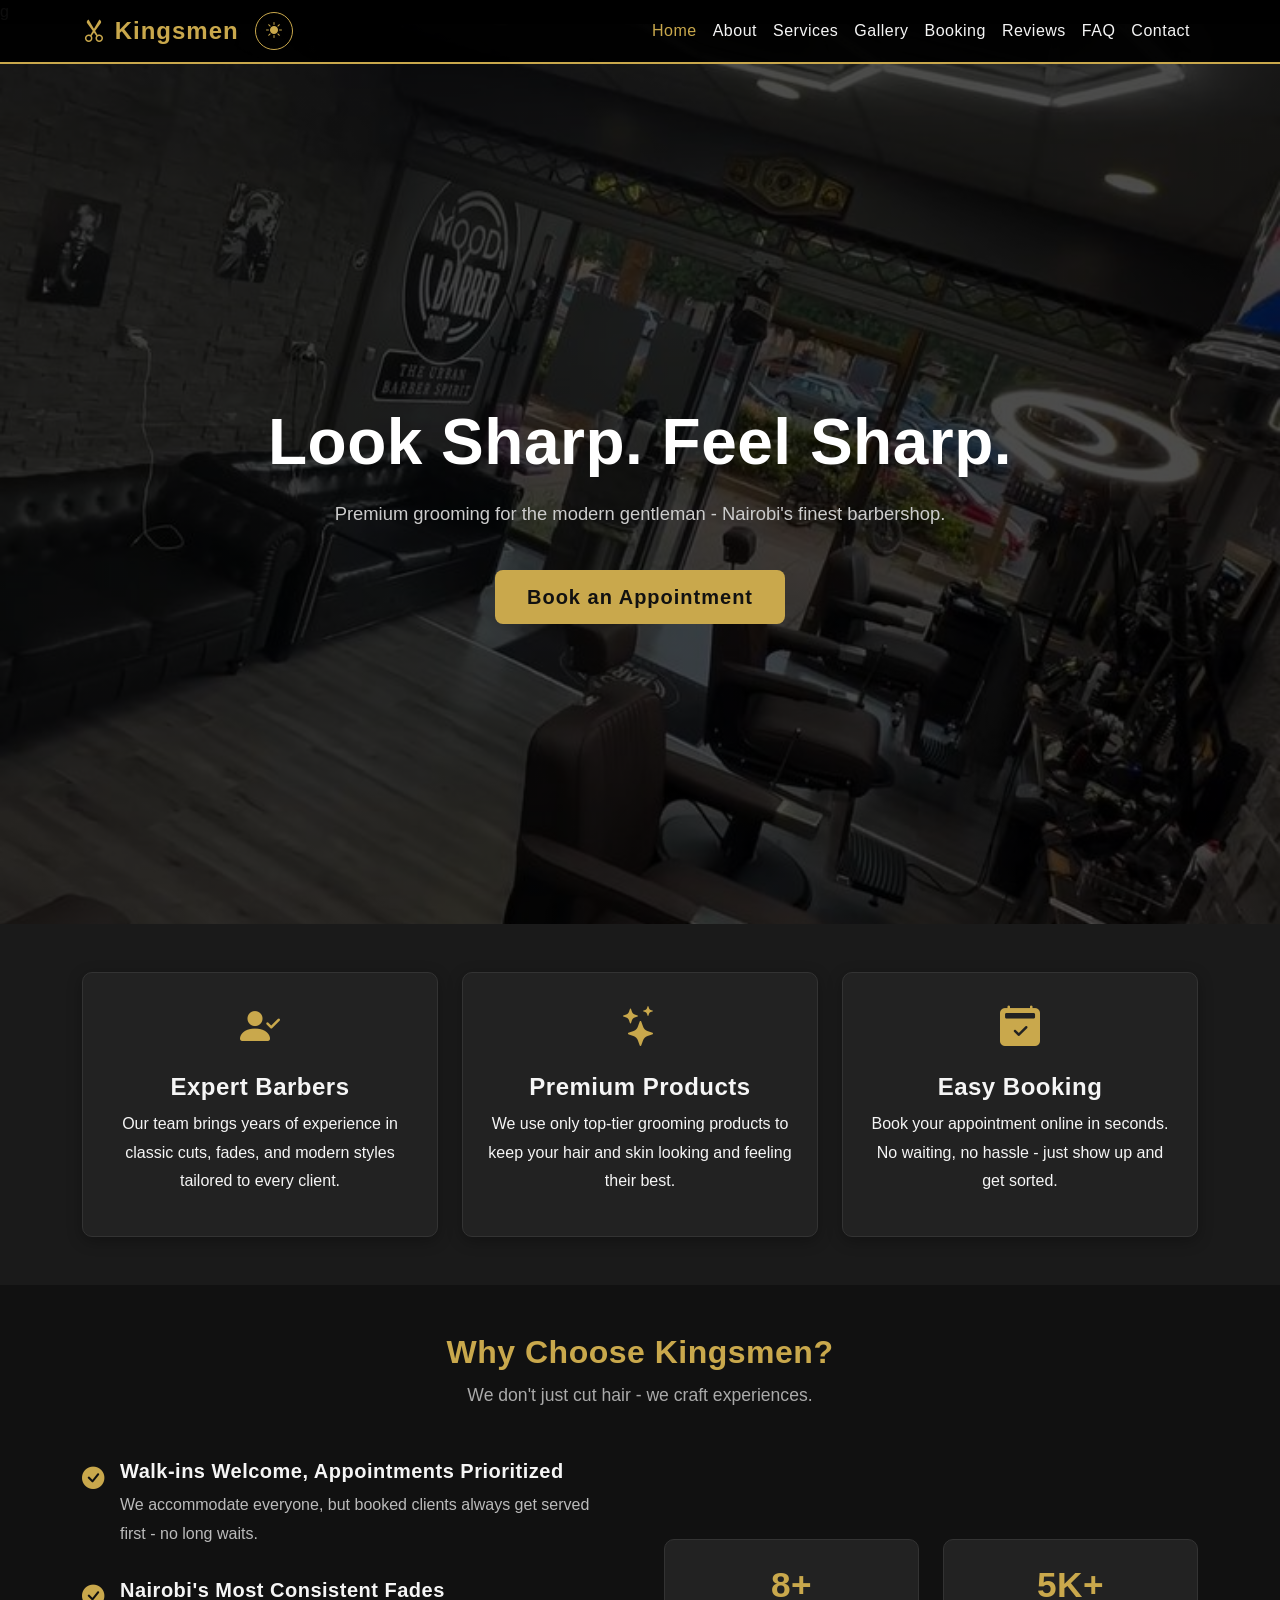
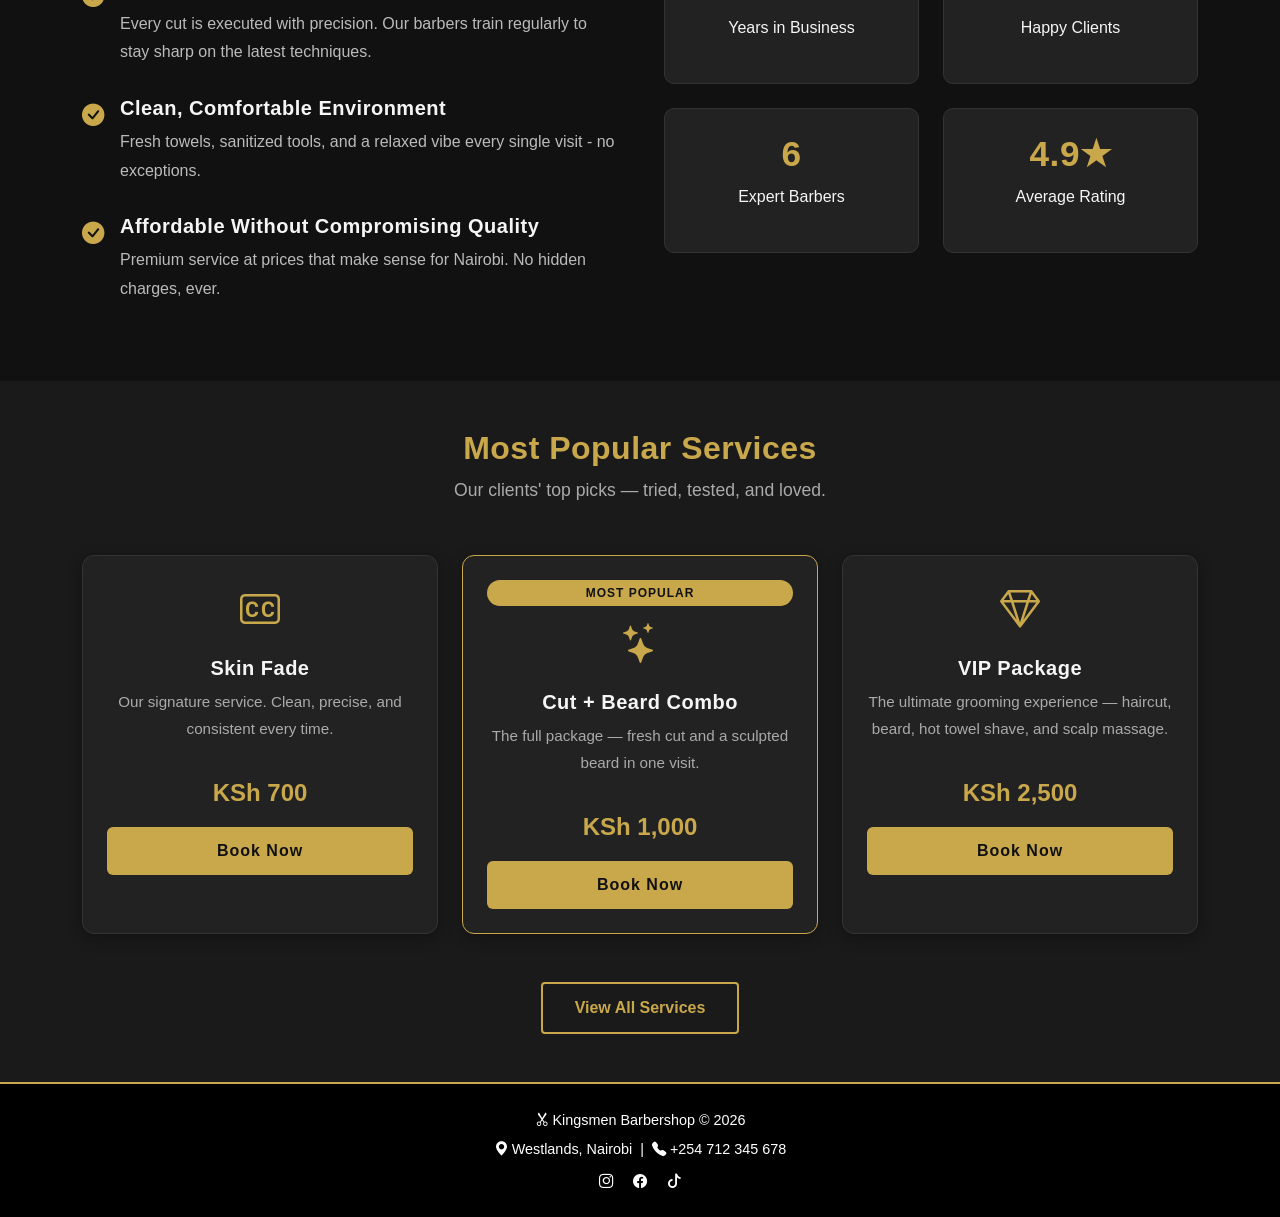
<file: index.html>
<!DOCTYPE html>
<html lang="en">
<head>
  <meta charset="UTF-8" />
  <meta name="viewport" content="width=device-width, initial-scale=1.0" />
  <title>Kingsmen Barbershop</title>

  <!-- Bootstrap 5 CSS -->
  <link href="https://cdn.jsdelivr.net/npm/bootstrap@5.3.3/dist/css/bootstrap.min.css" rel="stylesheet" />
  <!-- Bootstrap Icons -->
  <link href="https://cdn.jsdelivr.net/npm/bootstrap-icons@1.11.3/font/bootstrap-icons.css" rel="stylesheet" />
  <!-- Custom CSS -->
  <link rel="stylesheet" href="css/style.css" />g
</head>
<body>

  <!-- NAVBAR -->
  <nav class="navbar navbar-expand-lg navbar-dark fixed-top" id="mainNav" aria-label="Main navigation">
    <div class="container">
      <a class="navbar-brand fw-bold" href="index.html">
        <i class="bi bi-scissors"></i> Kingsmen
      </a>
      <button class="navbar-toggler" type="button" data-bs-toggle="collapse" data-bs-target="#navbarNav" aria-controls="navbarNav" aria-expanded="false" aria-label="Toggle navigation">
        <span class="navbar-toggler-icon"></span>
      </button>
      <button id="themeToggle" class="btn theme-toggle-btn me-2" aria-label="Toggle dark/light mode">
      <i class="bi bi-sun-fill"></i>
     </button>
      <div class="collapse navbar-collapse" id="navbarNav">
        <ul class="navbar-nav ms-auto">
          <li class="nav-item"><a class="nav-link active" href="index.html">Home</a></li>
          <li class="nav-item"><a class="nav-link" href="about.html">About</a></li>
          <li class="nav-item"><a class="nav-link" href="services.html">Services</a></li>
          <li class="nav-item"><a class="nav-link" href="gallery.html">Gallery</a></li>
          <li class="nav-item"><a class="nav-link" href="booking.html">Booking</a></li>
          <li class="nav-item"><a class="nav-link" href="reviews.html">Reviews</a></li>
          <li class="nav-item"><a class="nav-link" href="faq.html">FAQ</a></li>
          <li class="nav-item"><a class="nav-link" href="contact.html">Contact</a></li>
        </ul>
      </div>
    </div>
  </nav>

  <!-- HERO SECTION -->
  <section class="hero d-flex align-items-center justify-content-center text-center text-white">
    <div>
      <h1 class="display-3 fw-bold">Look Sharp. Feel Sharp.</h1>
      <p class="lead mt-3">Premium grooming for the modern gentleman - Nairobi's finest barbershop.</p>
      <a href="booking.html" class="btn btn-gold btn-lg mt-4">Book an Appointment</a>
    </div>
  </section>

  <!-- HIGHLIGHTS SECTION -->
<section class="highlights py-5">
  <div class="container">
    <div class="row g-4 text-center">

      <div class="col-md-4">
        <div class="highlight-card p-4 h-100">
          <i class="bi bi-person-check-fill highlight-icon mb-3"></i>
          <h4 class="fw-bold">Expert Barbers</h4>
          <p>Our team brings years of experience in classic cuts, fades, and modern styles tailored to every client.</p>
        </div>
      </div>

      <div class="col-md-4">
        <div class="highlight-card p-4 h-100">
          <i class="bi bi-stars highlight-icon mb-3"></i>
          <h4 class="fw-bold">Premium Products</h4>
          <p>We use only top-tier grooming products to keep your hair and skin looking and feeling their best.</p>
        </div>
      </div>

      <div class="col-md-4">
        <div class="highlight-card p-4 h-100">
          <i class="bi bi-calendar2-check-fill highlight-icon mb-3"></i>
          <h4 class="fw-bold">Easy Booking</h4>
          <p>Book your appointment online in seconds. No waiting, no hassle - just show up and get sorted.</p>
        </div>
      </div>

    </div>
  </div>
</section>

<!-- WHY CHOOSE US SECTION -->
<section class="why-us py-5">
  <div class="container">
    <div class="text-center mb-5">
      <h2 class="fw-bold section-title">Why Choose Kingsmen?</h2>
      <p class="section-subtitle">We don't just cut hair - we craft experiences.</p>
    </div>
    <div class="row align-items-center g-5">
      <div class="col-lg-6">
        <ul class="why-list">
          <li>
            <i class="bi bi-check-circle-fill"></i>
            <div>
              <h5 class="fw-bold">Walk-ins Welcome, Appointments Prioritized</h5>
              <p>We accommodate everyone, but booked clients always get served first - no long waits.</p>
            </div>
          </li>
          <li>
            <i class="bi bi-check-circle-fill"></i>
            <div>
              <h5 class="fw-bold">Nairobi's Most Consistent Fades</h5>
              <p>Every cut is executed with precision. Our barbers train regularly to stay sharp on the latest techniques.</p>
            </div>
          </li>
          <li>
            <i class="bi bi-check-circle-fill"></i>
            <div>
              <h5 class="fw-bold">Clean, Comfortable Environment</h5>
              <p>Fresh towels, sanitized tools, and a relaxed vibe every single visit - no exceptions.</p>
            </div>
          </li>
          <li>
            <i class="bi bi-check-circle-fill"></i>
            <div>
              <h5 class="fw-bold">Affordable Without Compromising Quality</h5>
              <p>Premium service at prices that make sense for Nairobi. No hidden charges, ever.</p>
            </div>
          </li>
        </ul>
      </div>
      <div class="col-lg-6 text-center">
        <div class="why-stats">
          <div class="row g-4">
            <div class="col-6">
              <div class="stat-card p-4">
                <h2 class="stat-number">8+</h2>
                <p>Years in Business</p>
              </div>
            </div>
            <div class="col-6">
              <div class="stat-card p-4">
                <h2 class="stat-number">5K+</h2>
                <p>Happy Clients</p>
              </div>
            </div>
            <div class="col-6">
              <div class="stat-card p-4">
                <h2 class="stat-number">6</h2>
                <p>Expert Barbers</p>
              </div>
            </div>
            <div class="col-6">
              <div class="stat-card p-4">
                <h2 class="stat-number">4.9★</h2>
                <p>Average Rating</p>
              </div>
            </div>
          </div>
        </div>
      </div>
    </div>
  </div>
</section>

<!-- FEATURED SERVICES SECTION -->
<section class="featured-services py-5">
  <div class="container">
    <div class="text-center mb-5">
      <h2 class="fw-bold section-title">Most Popular Services</h2>
      <p class="section-subtitle">Our clients' top picks — tried, tested, and loved.</p>
    </div>
    <div class="row g-4">

      <div class="col-md-4">
        <div class="featured-service-card p-4 text-center h-100">
          <i class="bi bi-badge-cc featured-icon mb-3"></i>
          <h5 class="fw-bold">Skin Fade</h5>
          <p class="text-muted-light">Our signature service. Clean, precise, and consistent every time.</p>
          <div class="featured-price my-3">KSh 700</div>
          <a href="booking.html" class="btn btn-gold w-100">Book Now</a>
        </div>
      </div>

      <div class="col-md-4">
        <div class="featured-service-card featured-service-card--popular p-4 text-center h-100">
          <div class="popular-badge mb-2">Most Popular</div>
          <i class="bi bi-stars featured-icon mb-3"></i>
          <h5 class="fw-bold">Cut + Beard Combo</h5>
          <p class="text-muted-light">The full package — fresh cut and a sculpted beard in one visit.</p>
          <div class="featured-price my-3">KSh 1,000</div>
          <a href="booking.html" class="btn btn-gold w-100">Book Now</a>
        </div>
      </div>

      <div class="col-md-4">
        <div class="featured-service-card p-4 text-center h-100">
          <i class="bi bi-gem featured-icon mb-3"></i>
          <h5 class="fw-bold">VIP Package</h5>
          <p class="text-muted-light">The ultimate grooming experience — haircut, beard, hot towel shave, and scalp massage.</p>
          <div class="featured-price my-3">KSh 2,500</div>
          <a href="booking.html" class="btn btn-gold w-100">Book Now</a>
        </div>
      </div>

    </div>
    <div class="text-center mt-5">
      <a href="services.html" class="btn btn-outline-gold">View All Services</a>
    </div>
  </div>
</section>


  <!-- FOOTER -->
  <footer class="footer text-center text-white py-4">
    <div class="container">
      <p class="mb-1"><i class="bi bi-scissors"></i> Kingsmen Barbershop &copy; 2026</p>
      <p class="mb-1"><i class="bi bi-geo-alt-fill"></i> Westlands, Nairobi &nbsp;|&nbsp;
        <i class="bi bi-telephone-fill"></i> +254 712 345 678</p>
      <div class="mt-2">
        <a href="#" class="text-white me-3"><i class="bi bi-instagram"></i></a>
        <a href="#" class="text-white me-3"><i class="bi bi-facebook"></i></a>
        <a href="#" class="text-white"><i class="bi bi-tiktok"></i></a>
      </div>
    </div>
  </footer>

  <!-- Bootstrap 5 JS -->
  <script src="https://cdn.jsdelivr.net/npm/bootstrap@5.3.3/dist/js/bootstrap.bundle.min.js"></script>
  <!-- Custom JS -->
  <script src="js/main.js"></script>
</body>
</html>
</file>
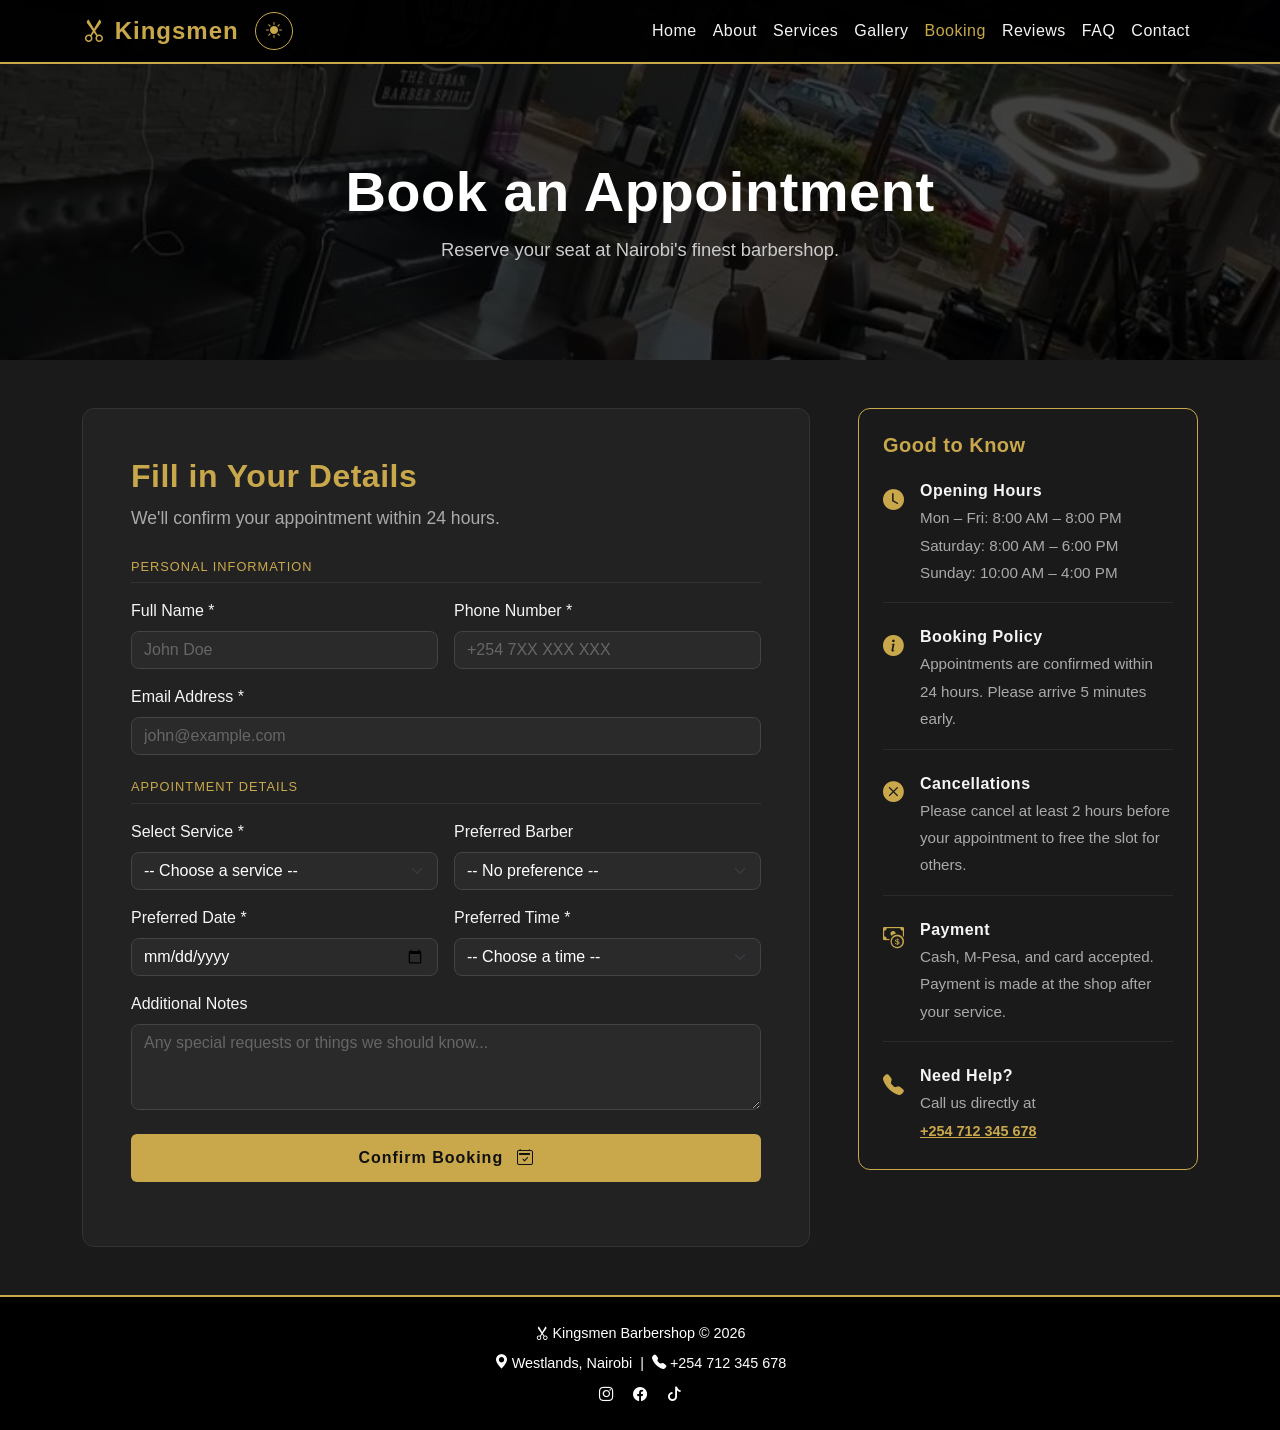
<file: booking.html>
<!DOCTYPE html>
<html lang="en">
<head>
  <meta charset="UTF-8" />
  <meta name="viewport" content="width=device-width, initial-scale=1.0" />
  <title>Booking — Kingsmen Barbershop</title>
  <link href="https://cdn.jsdelivr.net/npm/bootstrap@5.3.3/dist/css/bootstrap.min.css" rel="stylesheet" />
  <link href="https://cdn.jsdelivr.net/npm/bootstrap-icons@1.11.3/font/bootstrap-icons.css" rel="stylesheet" />
  <link rel="stylesheet" href="css/style.css" />
</head>
<body>

  <!-- NAVBAR -->
  <nav class="navbar navbar-expand-lg navbar-dark fixed-top" id="mainNav" aria-label="Main navigation">
    <div class="container">
      <a class="navbar-brand fw-bold" href="index.html">
        <i class="bi bi-scissors"></i> Kingsmen
      </a>
      <button class="navbar-toggler" type="button" data-bs-toggle="collapse" data-bs-target="#navbarNav" aria-controls="navbarNav" aria-expanded="false" aria-label="Toggle navigation">
        <span class="navbar-toggler-icon"></span>
      </button>
      <button id="themeToggle" class="btn theme-toggle-btn me-2" aria-label="Toggle dark/light mode">
        <i class="bi bi-sun-fill"></i>
      </button>
      <div class="collapse navbar-collapse" id="navbarNav">
        <ul class="navbar-nav ms-auto">
          <li class="nav-item"><a class="nav-link" href="index.html">Home</a></li>
          <li class="nav-item"><a class="nav-link" href="about.html">About</a></li>
          <li class="nav-item"><a class="nav-link" href="services.html">Services</a></li>
          <li class="nav-item"><a class="nav-link" href="gallery.html">Gallery</a></li>
          <li class="nav-item"><a class="nav-link active" href="booking.html">Booking</a></li>
          <li class="nav-item"><a class="nav-link" href="reviews.html">Reviews</a></li>
          <li class="nav-item"><a class="nav-link" href="faq.html">FAQ</a></li>
          <li class="nav-item"><a class="nav-link" href="contact.html">Contact</a></li>
        </ul>
      </div>
    </div>
  </nav>

  <!-- PAGE BANNER -->
  <section class="page-banner d-flex align-items-center justify-content-center text-center text-white">
    <div>
      <h1 class="display-4 fw-bold">Book an Appointment</h1>
      <p class="lead">Reserve your seat at Nairobi's finest barbershop.</p>
    </div>
  </section>

  <!-- BOOKING SECTION -->
  <section class="booking-section py-5">
    <div class="container">
      <div class="row g-5">

        <!-- SIDEBAR -->
        <div class="col-lg-4 order-lg-2">
          <div class="booking-sidebar p-4">
            <h5 class="fw-bold mb-4" style="color: var(--gold);">Good to Know</h5>

            <div class="sidebar-item d-flex gap-3 mb-4">
              <i class="bi bi-clock-fill sidebar-icon"></i>
              <div>
                <h6 class="fw-bold mb-1">Opening Hours</h6>
                <p class="text-muted-light mb-0">Mon – Fri: 8:00 AM – 8:00 PM<br>
                Saturday: 8:00 AM – 6:00 PM<br>
                Sunday: 10:00 AM – 4:00 PM</p>
              </div>
            </div>

            <div class="sidebar-item d-flex gap-3 mb-4">
              <i class="bi bi-info-circle-fill sidebar-icon"></i>
              <div>
                <h6 class="fw-bold mb-1">Booking Policy</h6>
                <p class="text-muted-light mb-0">Appointments are confirmed within 24 hours. Please arrive 5 minutes early.</p>
              </div>
            </div>

            <div class="sidebar-item d-flex gap-3 mb-4">
              <i class="bi bi-x-circle-fill sidebar-icon"></i>
              <div>
                <h6 class="fw-bold mb-1">Cancellations</h6>
                <p class="text-muted-light mb-0">Please cancel at least 2 hours before your appointment to free the slot for others.</p>
              </div>
            </div>

            <div class="sidebar-item d-flex gap-3 mb-4">
              <i class="bi bi-cash-coin sidebar-icon"></i>
              <div>
                <h6 class="fw-bold mb-1">Payment</h6>
                <p class="text-muted-light mb-0">Cash, M-Pesa, and card accepted. Payment is made at the shop after your service.</p>
              </div>
            </div>

            <div class="sidebar-item d-flex gap-3">
              <i class="bi bi-telephone-fill sidebar-icon"></i>
              <div>
                <h6 class="fw-bold mb-1">Need Help?</h6>
                <p class="text-muted-light mb-0">Call us directly at<br>
                <a href="tel:+254712345678" class="text-gold">+254 712 345 678</a></p>
              </div>
            </div>
          </div>
        </div>

        <!-- FORM -->
        <div class="col-lg-8 order-lg-1">
          <div class="booking-card p-4 p-md-5">
            <h2 class="fw-bold section-title mb-2">Fill in Your Details</h2>
            <p class="section-subtitle mb-4">We'll confirm your appointment within 24 hours.</p>

            <h6 class="form-section-label mb-3">Personal Information</h6>
            <div class="row g-3 mb-4">
              <div class="col-md-6">
                <label class="form-label">Full Name *</label>
                <input type="text" class="form-control custom-input" id="bookName" placeholder="John Doe" />
              </div>
              <div class="col-md-6">
                <label class="form-label">Phone Number *</label>
                <input type="tel" class="form-control custom-input" id="bookPhone" placeholder="+254 7XX XXX XXX" />
              </div>
              <div class="col-12">
                <label class="form-label">Email Address *</label>
                <input type="email" class="form-control custom-input" id="bookEmail" placeholder="john@example.com" />
              </div>
            </div>

            <h6 class="form-section-label mb-3">Appointment Details</h6>
            <div class="row g-3 mb-4">
              <div class="col-md-6">
                <label class="form-label">Select Service *</label>
                <select class="form-select custom-input" id="bookService">
                  <option value="">-- Choose a service --</option>
                  <option value="classic">Classic Haircut — KSh 500</option>
                  <option value="fade">Skin Fade — KSh 700</option>
                  <option value="beard">Beard Trim & Shape — KSh 400</option>
                  <option value="combo">Cut + Beard Combo — KSh 1,000</option>
                  <option value="shave">Hot Towel Shave — KSh 800</option>
                  <option value="kids">Kids Haircut — KSh 400</option>
                  <option value="design">Hair Design — From KSh 1,200</option>
                  <option value="locs">Loc Maintenance — From KSh 1,500</option>
                  <option value="vip">VIP Grooming Package — KSh 2,500</option>
                </select>
              </div>
              <div class="col-md-6">
                <label class="form-label">Preferred Barber</label>
                <select class="form-select custom-input" id="bookBarber">
                  <option value="">-- No preference --</option>
                  <option value="marcus">Marcus Odhiambo</option>
                  <option value="brian">Brian Kamau</option>
                  <option value="kevin">Kevin Mutua</option>
                  <option value="dennis">Dennis Waweru</option>
                  <option value="james">James Otieno</option>
                  <option value="tony">Tony Njoroge</option>
                </select>
              </div>
              <div class="col-md-6">
                <label class="form-label">Preferred Date *</label>
                <input type="date" class="form-control custom-input" id="bookDate" />
              </div>
              <div class="col-md-6">
                <label class="form-label">Preferred Time *</label>
                <select class="form-select custom-input" id="bookTime">
                  <option value="">-- Choose a time --</option>
                  <option value="08:00">8:00 AM</option>
                  <option value="09:00">9:00 AM</option>
                  <option value="10:00">10:00 AM</option>
                  <option value="11:00">11:00 AM</option>
                  <option value="12:00">12:00 PM</option>
                  <option value="13:00">1:00 PM</option>
                  <option value="14:00">2:00 PM</option>
                  <option value="15:00">3:00 PM</option>
                  <option value="16:00">4:00 PM</option>
                  <option value="17:00">5:00 PM</option>
                  <option value="18:00">6:00 PM</option>
                </select>
              </div>
              <div class="col-12">
                <label class="form-label">Additional Notes</label>
                <textarea class="form-control custom-input" id="bookNotes" rows="3"
                  placeholder="Any special requests or things we should know..."></textarea>
              </div>
            </div>

            <button class="btn btn-gold w-100" onclick="submitBooking()">
              Confirm Booking <i class="bi bi-calendar2-check ms-2"></i>
            </button>
            <div id="bookingFeedback" class="mt-3"></div>
          </div>
        </div>

      </div>
    </div>
  </section>

  <!-- FOOTER -->
  <footer class="footer text-center text-white py-4">
    <div class="container">
      <p class="mb-1"><i class="bi bi-scissors"></i> Kingsmen Barbershop &copy; 2026</p>
      <p class="mb-1"><i class="bi bi-geo-alt-fill"></i> Westlands, Nairobi &nbsp;|&nbsp;
        <i class="bi bi-telephone-fill"></i> +254 712 345 678</p>
      <div class="mt-2">
        <a href="#" class="text-white me-3"><i class="bi bi-instagram"></i></a>
        <a href="#" class="text-white me-3"><i class="bi bi-facebook"></i></a>
        <a href="#" class="text-white"><i class="bi bi-tiktok"></i></a>
      </div>
    </div>
  </footer>

  <script src="https://cdn.jsdelivr.net/npm/bootstrap@5.3.3/dist/js/bootstrap.bundle.min.js"></script>
  <script src="js/main.js"></script>
</body>
</html>
</file>
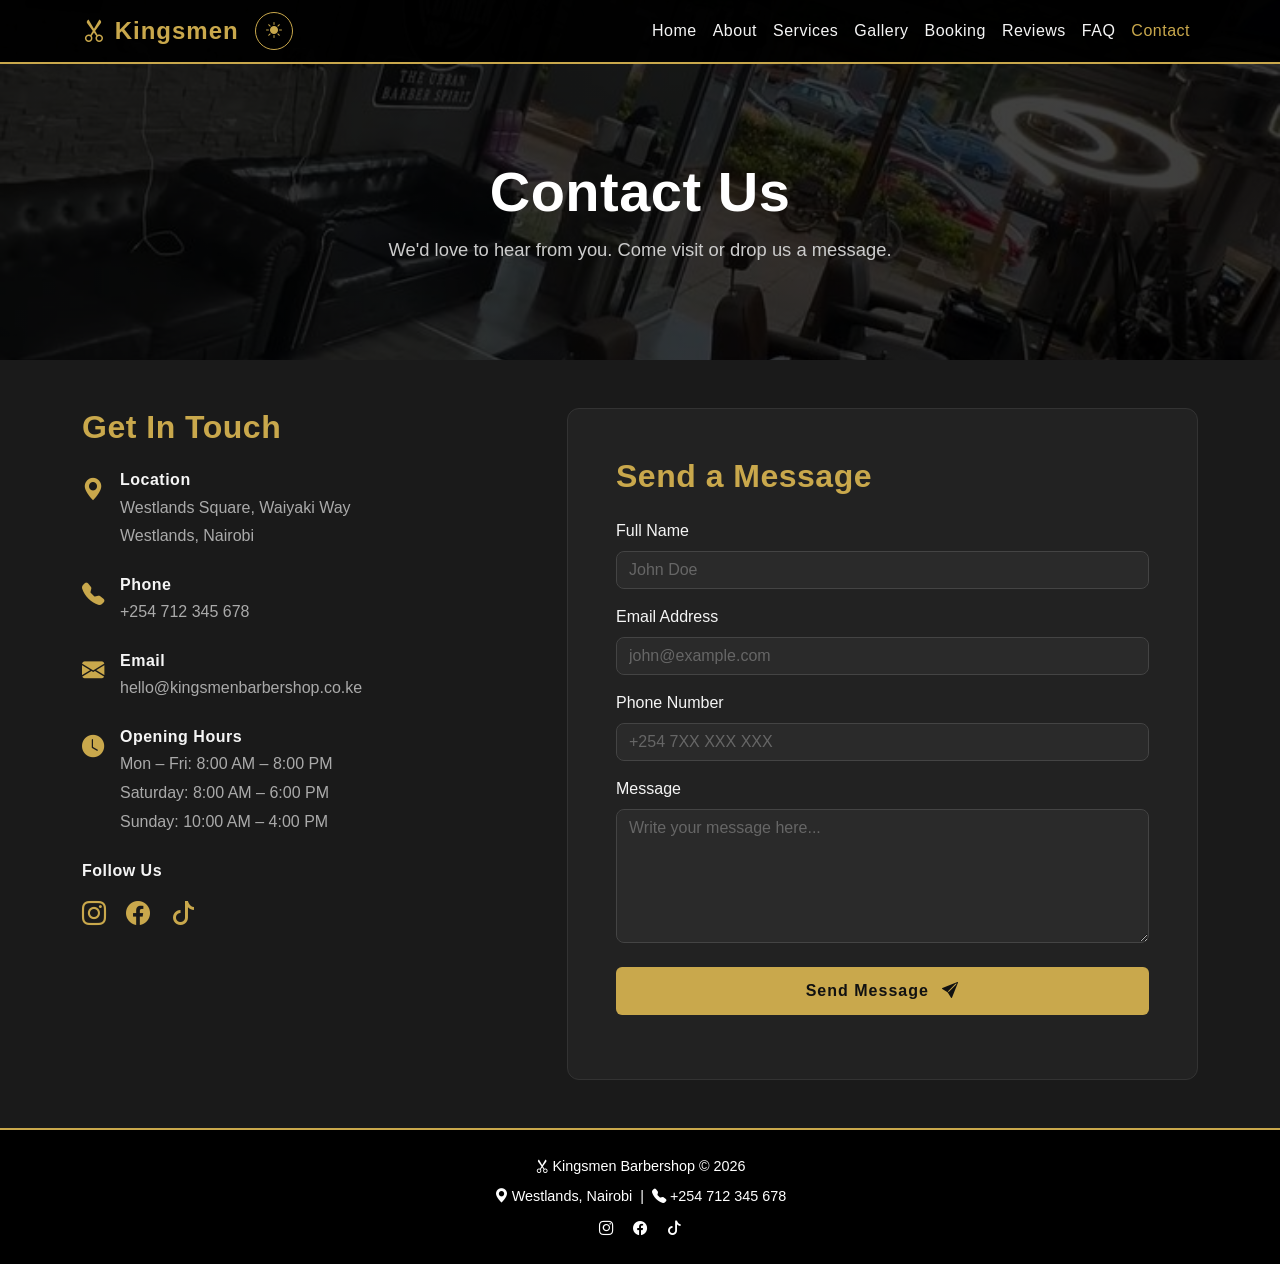
<file: contact.html>
<!DOCTYPE html>
<html lang="en">
<head>
  <meta charset="UTF-8" />
  <meta name="viewport" content="width=device-width, initial-scale=1.0" />
  <title>Contact — Kingsmen Barbershop</title>
  <link href="https://cdn.jsdelivr.net/npm/bootstrap@5.3.3/dist/css/bootstrap.min.css" rel="stylesheet" />
  <link href="https://cdn.jsdelivr.net/npm/bootstrap-icons@1.11.3/font/bootstrap-icons.css" rel="stylesheet" />
  <link rel="stylesheet" href="css/style.css" />
</head>
<body>

  <!-- NAVBAR -->
  <nav class="navbar navbar-expand-lg navbar-dark fixed-top" id="mainNav" aria-label="Main navigation">
    <div class="container">
      <a class="navbar-brand fw-bold" href="index.html">
        <i class="bi bi-scissors"></i> Kingsmen
      </a>
      <button class="navbar-toggler" type="button" data-bs-toggle="collapse" data-bs-target="#navbarNav" aria-controls="navbarNav" aria-expanded="false" aria-label="Toggle navigation">
        <span class="navbar-toggler-icon"></span>
      </button>
      <button id="themeToggle" class="btn theme-toggle-btn me-2" aria-label="Toggle dark/light mode">
      <i class="bi bi-sun-fill"></i>
      </button>
      <div class="collapse navbar-collapse" id="navbarNav">
        <ul class="navbar-nav ms-auto">
          <li class="nav-item"><a class="nav-link" href="index.html">Home</a></li>
          <li class="nav-item"><a class="nav-link" href="about.html">About</a></li>
          <li class="nav-item"><a class="nav-link" href="services.html">Services</a></li>
          <li class="nav-item"><a class="nav-link" href="gallery.html">Gallery</a></li>
          <li class="nav-item"><a class="nav-link" href="booking.html">Booking</a></li>
          <li class="nav-item"><a class="nav-link" href="reviews.html">Reviews</a></li>
          <li class="nav-item"><a class="nav-link" href="faq.html">FAQ</a></li>
          <li class="nav-item"><a class="nav-link active" href="contact.html">Contact</a></li>
        </ul>
      </div>
    </div>
  </nav>

  <!-- PAGE BANNER -->
  <section class="page-banner d-flex align-items-center justify-content-center text-center text-white">
    <div>
      <h1 class="display-4 fw-bold">Contact Us</h1>
      <p class="lead">We'd love to hear from you. Come visit or drop us a message.</p>
    </div>
  </section>

  <!-- CONTACT SECTION -->
  <section class="contact-section py-5">
    <div class="container">
      <div class="row g-5">

        <!-- Contact Info -->
        <div class="col-lg-5">
          <h2 class="fw-bold section-title mb-4">Get In Touch</h2>

          <div class="contact-info-item d-flex gap-3 mb-4">
            <i class="bi bi-geo-alt-fill contact-icon"></i>
            <div>
              <h6 class="fw-bold mb-1">Location</h6>
              <p class="text-muted mb-0">Westlands Square, Waiyaki Way<br>Westlands, Nairobi</p>
            </div>
          </div>

          <div class="contact-info-item d-flex gap-3 mb-4">
            <i class="bi bi-telephone-fill contact-icon"></i>
            <div>
              <h6 class="fw-bold mb-1">Phone</h6>
              <p class="text-muted mb-0">+254 712 345 678</p>
            </div>
          </div>

          <div class="contact-info-item d-flex gap-3 mb-4">
            <i class="bi bi-envelope-fill contact-icon"></i>
            <div>
              <h6 class="fw-bold mb-1">Email</h6>
              <p class="text-muted mb-0">hello@kingsmenbarbershop.co.ke</p>
            </div>
          </div>

          <div class="contact-info-item d-flex gap-3 mb-4">
            <i class="bi bi-clock-fill contact-icon"></i>
            <div>
              <h6 class="fw-bold mb-1">Opening Hours</h6>
              <p class="text-muted mb-0">
                Mon – Fri: 8:00 AM – 8:00 PM<br>
                Saturday: 8:00 AM – 6:00 PM<br>
                Sunday: 10:00 AM – 4:00 PM
              </p>
            </div>
          </div>

          <div class="mt-4">
            <h6 class="fw-bold mb-3">Follow Us</h6>
            <a href="#" class="social-link me-3"><i class="bi bi-instagram"></i></a>
            <a href="#" class="social-link me-3"><i class="bi bi-facebook"></i></a>
            <a href="#" class="social-link"><i class="bi bi-tiktok"></i></a>
          </div>
        </div>

        <!-- Contact Form -->
        <div class="col-lg-7">
          <div class="contact-form-card p-4 p-md-5">
            <h2 class="fw-bold section-title mb-4">Send a Message</h2>
            <div class="mb-3">
              <label class="form-label">Full Name</label>
              <input type="text" class="form-control custom-input" id="contactName" placeholder="John Doe" />
            </div>
            <div class="mb-3">
              <label class="form-label">Email Address</label>
              <input type="email" class="form-control custom-input" id="contactEmail" placeholder="john@example.com" />
            </div>
            <div class="mb-3">
              <label class="form-label">Phone Number</label>
              <input type="tel" class="form-control custom-input" id="contactPhone" placeholder="+254 7XX XXX XXX" />
            </div>
            <div class="mb-3">
              <label class="form-label">Message</label>
              <textarea class="form-control custom-input" id="contactMessage" rows="5" placeholder="Write your message here..."></textarea>
            </div>
            <button class="btn btn-gold w-100 mt-2" onclick="submitContactForm()">
              Send Message <i class="bi bi-send-fill ms-2"></i>
            </button>
            <div id="formFeedback" class="mt-3"></div>
          </div>
        </div>

      </div>
    </div>
  </section>

  <!-- FOOTER -->
  <footer class="footer text-center text-white py-4">
    <div class="container">
      <p class="mb-1"><i class="bi bi-scissors"></i> Kingsmen Barbershop &copy; 2026</p>
      <p class="mb-1"><i class="bi bi-geo-alt-fill"></i> Westlands, Nairobi &nbsp;|&nbsp;
        <i class="bi bi-telephone-fill"></i> +254 712 345 678</p>
      <div class="mt-2">
        <a href="#" class="text-white me-3"><i class="bi bi-instagram"></i></a>
        <a href="#" class="text-white me-3"><i class="bi bi-facebook"></i></a>
        <a href="#" class="text-white"><i class="bi bi-tiktok"></i></a>
      </div>
    </div>
  </footer>

  <script src="https://cdn.jsdelivr.net/npm/bootstrap@5.3.3/dist/js/bootstrap.bundle.min.js"></script>
  <script src="js/main.js"></script>
</body>
</html>
</file>
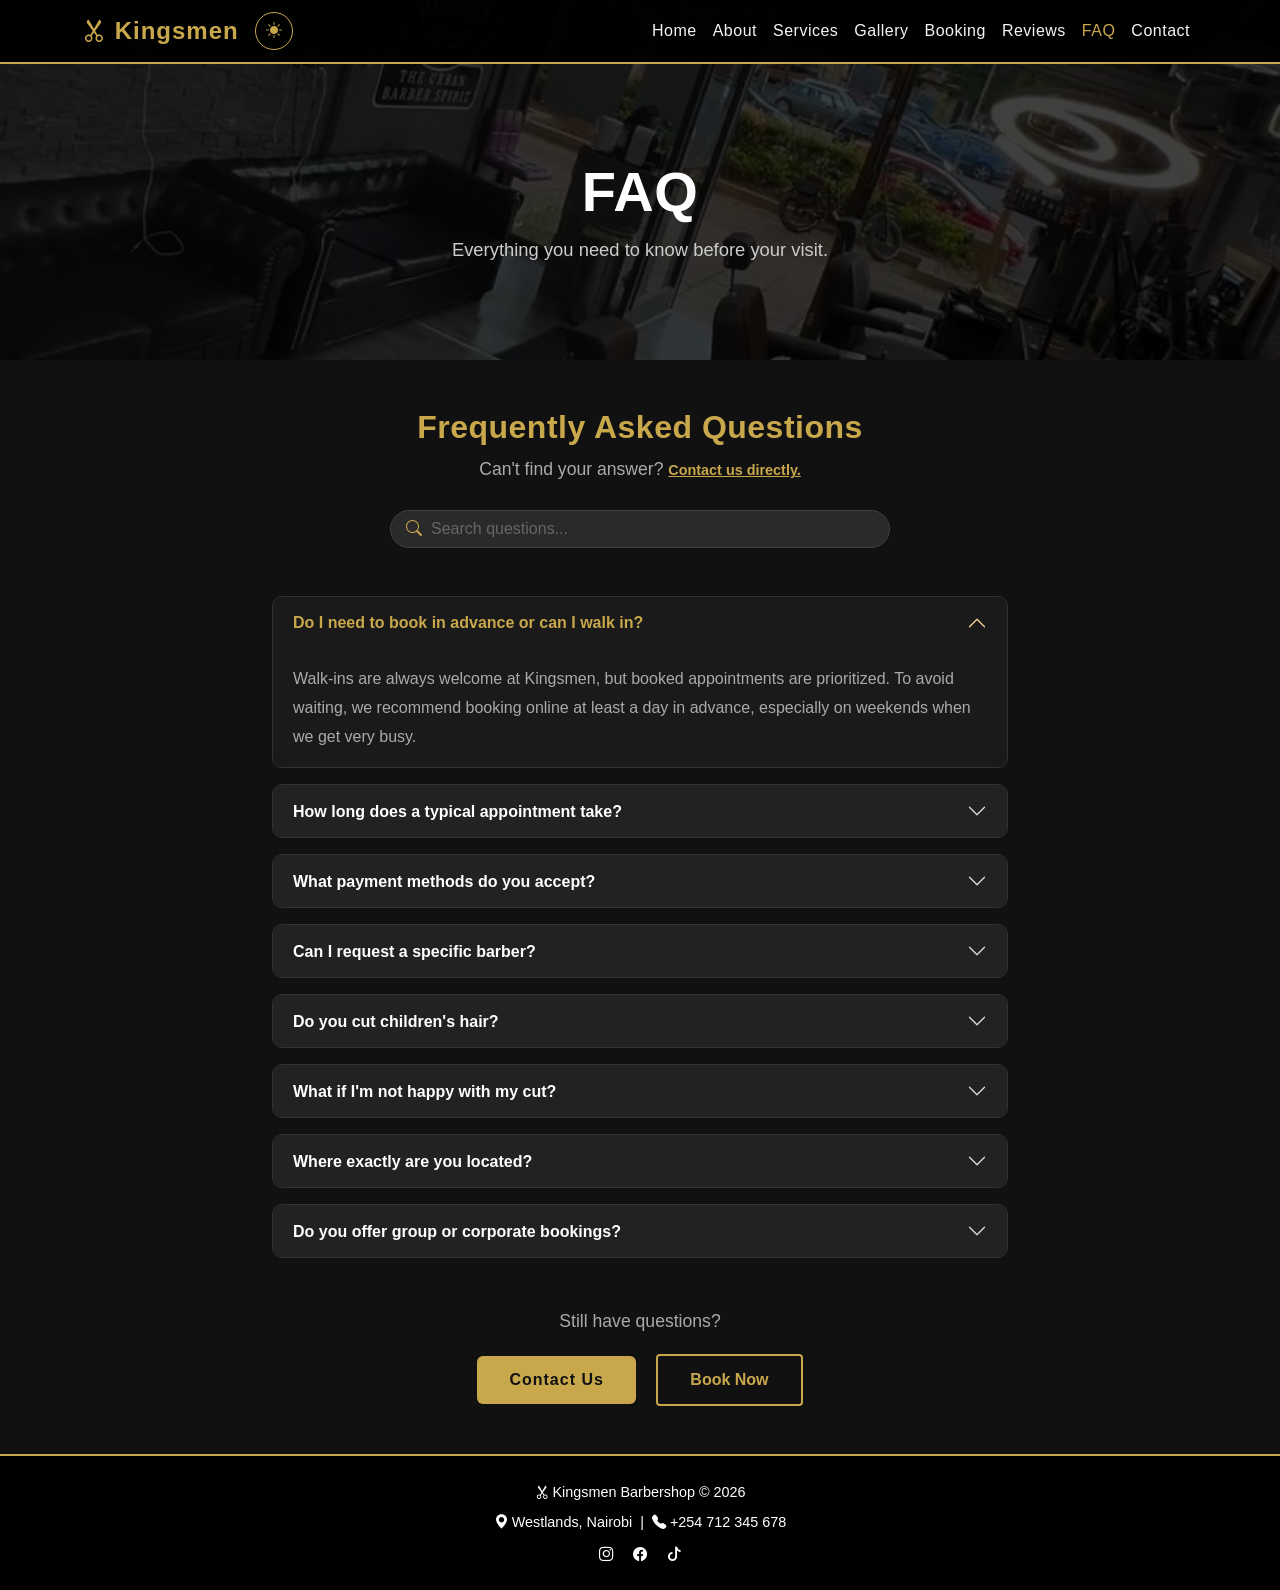
<file: faq.html>
<!DOCTYPE html>
<html lang="en">
<head>
  <meta charset="UTF-8" />
  <meta name="viewport" content="width=device-width, initial-scale=1.0" />
  <title>FAQ — Kingsmen Barbershop</title>
  <link href="https://cdn.jsdelivr.net/npm/bootstrap@5.3.3/dist/css/bootstrap.min.css" rel="stylesheet" />
  <link href="https://cdn.jsdelivr.net/npm/bootstrap-icons@1.11.3/font/bootstrap-icons.css" rel="stylesheet" />
  <link rel="stylesheet" href="css/style.css" />
</head>
<body>

  <!-- NAVBAR -->
  <nav class="navbar navbar-expand-lg navbar-dark fixed-top" id="mainNav" aria-label="Main navigation">
    <div class="container">
      <a class="navbar-brand fw-bold" href="index.html">
        <i class="bi bi-scissors"></i> Kingsmen
      </a>
      <button class="navbar-toggler" type="button" data-bs-toggle="collapse" data-bs-target="#navbarNav" aria-controls="navbarNav" aria-expanded="false" aria-label="Toggle navigation">
        <span class="navbar-toggler-icon"></span>
      </button>
      <button id="themeToggle" class="btn theme-toggle-btn me-2" aria-label="Toggle dark/light mode">
      <i class="bi bi-sun-fill"></i>
       </button>
      <div class="collapse navbar-collapse" id="navbarNav">
        <ul class="navbar-nav ms-auto">
          <li class="nav-item"><a class="nav-link" href="index.html">Home</a></li>
          <li class="nav-item"><a class="nav-link" href="about.html">About</a></li>
          <li class="nav-item"><a class="nav-link" href="services.html">Services</a></li>
          <li class="nav-item"><a class="nav-link" href="gallery.html">Gallery</a></li>
          <li class="nav-item"><a class="nav-link" href="booking.html">Booking</a></li>
          <li class="nav-item"><a class="nav-link" href="reviews.html">Reviews</a></li>
          <li class="nav-item"><a class="nav-link active" href="faq.html">FAQ</a></li>
          <li class="nav-item"><a class="nav-link" href="contact.html">Contact</a></li>
        </ul>
      </div>
    </div>
  </nav>

  <!-- PAGE BANNER -->
  <section class="page-banner d-flex align-items-center justify-content-center text-center text-white">
    <div>
      <h1 class="display-4 fw-bold">FAQ</h1>
      <p class="lead">Everything you need to know before your visit.</p>
    </div>
  </section>

  <!-- FAQ SECTION -->
  <section class="faq-section py-5">
    <div class="container">
      <div class="row justify-content-center">
        <div class="col-lg-8">

          <div class="text-center mb-5">
            <h2 class="fw-bold section-title">Frequently Asked Questions</h2>
            <p class="section-subtitle">Can't find your answer? <a href="contact.html" class="text-gold">Contact us directly.</a></p>
            <div class="faq-search-wrapper mt-4">
             <input type="text" id="faqSearch" class="form-control custom-input faq-search"
              placeholder="Search questions..." oninput="searchFAQ()" />
              <i class="bi bi-search faq-search-icon"></i>
            </div>
          </div>

          <!-- Accordion -->
          <div class="accordion faq-accordion" id="faqAccordion">

            <div class="accordion-item faq-item">
              <h2 class="accordion-header">
                <button class="accordion-button faq-button" type="button"
                  data-bs-toggle="collapse" data-bs-target="#faq1">
                  Do I need to book in advance or can I walk in?
                </button>
              </h2>
              <div id="faq1" class="accordion-collapse collapse show" data-bs-parent="#faqAccordion">
                <div class="accordion-body faq-body">
                  Walk-ins are always welcome at Kingsmen, but booked appointments are prioritized. To avoid waiting, we recommend booking online at least a day in advance, especially on weekends when we get very busy.
                </div>
              </div>
            </div>

            <div class="accordion-item faq-item">
              <h2 class="accordion-header">
                <button class="accordion-button faq-button collapsed" type="button"
                  data-bs-toggle="collapse" data-bs-target="#faq2">
                  How long does a typical appointment take?
                </button>
              </h2>
              <div id="faq2" class="accordion-collapse collapse" data-bs-parent="#faqAccordion">
                <div class="accordion-body faq-body">
                  A standard haircut takes 30–45 minutes. A beard trim adds about 15–20 minutes. The VIP Grooming Package takes approximately 90 minutes. We always make sure not to rush, quality takes the time it takes.
                </div>
              </div>
            </div>

            <div class="accordion-item faq-item">
              <h2 class="accordion-header">
                <button class="accordion-button faq-button collapsed" type="button"
                  data-bs-toggle="collapse" data-bs-target="#faq3">
                  What payment methods do you accept?
                </button>
              </h2>
              <div id="faq3" class="accordion-collapse collapse" data-bs-parent="#faqAccordion">
                <div class="accordion-body faq-body">
                  We accept cash, M-Pesa, and card payments. Our M-Pesa till number is available at the front desk. We do not charge extra for card or M-Pesa payments.
                </div>
              </div>
            </div>

            <div class="accordion-item faq-item">
              <h2 class="accordion-header">
                <button class="accordion-button faq-button collapsed" type="button"
                  data-bs-toggle="collapse" data-bs-target="#faq4">
                  Can I request a specific barber?
                </button>
              </h2>
              <div id="faq4" class="accordion-collapse collapse" data-bs-parent="#faqAccordion">
                <div class="accordion-body faq-body">
                  Absolutely. When booking online, you can select your preferred barber from the dropdown. We'll do our best to honor your request. If your preferred barber is unavailable at your chosen time, we'll let you know and suggest alternatives.
                </div>
              </div>
            </div>

            <div class="accordion-item faq-item">
              <h2 class="accordion-header">
                <button class="accordion-button faq-button collapsed" type="button"
                  data-bs-toggle="collapse" data-bs-target="#faq5">
                  Do you cut children's hair?
                </button>
              </h2>
              <div id="faq5" class="accordion-collapse collapse" data-bs-parent="#faqAccordion">
                <div class="accordion-body faq-body">
                  Yes, we love having young clients. Our kids haircut service is designed for children and our barbers are patient and experienced with younger clients. We recommend booking an appointment for kids to minimize waiting time.
                </div>
              </div>
            </div>

            <div class="accordion-item faq-item">
              <h2 class="accordion-header">
                <button class="accordion-button faq-button collapsed" type="button"
                  data-bs-toggle="collapse" data-bs-target="#faq6">
                  What if I'm not happy with my cut?
                </button>
              </h2>
              <div id="faq6" class="accordion-collapse collapse" data-bs-parent="#faqAccordion">
                <div class="accordion-body faq-body">
                  Your satisfaction is our priority. If you're not happy with any aspect of your service, let us know before you leave and we'll make it right at no extra charge. We take all feedback seriously and use it to improve.
                </div>
              </div>
            </div>

            <div class="accordion-item faq-item">
              <h2 class="accordion-header">
                <button class="accordion-button faq-button collapsed" type="button"
                  data-bs-toggle="collapse" data-bs-target="#faq7">
                  Where exactly are you located?
                </button>
              </h2>
              <div id="faq7" class="accordion-collapse collapse" data-bs-parent="#faqAccordion">
                <div class="accordion-body faq-body">
                  We're located at Westlands Square on Waiyaki Way, Westlands, Nairobi. We're on the ground floor, next to the main entrance. Parking is available on site. You can also find us on Google Maps by searching "Kingsmen Barbershop Westlands".
                </div>
              </div>
            </div>

            <div class="accordion-item faq-item">
              <h2 class="accordion-header">
                <button class="accordion-button faq-button collapsed" type="button"
                  data-bs-toggle="collapse" data-bs-target="#faq8">
                  Do you offer group or corporate bookings?
                </button>
              </h2>
              <div id="faq8" class="accordion-collapse collapse" data-bs-parent="#faqAccordion">
                <div class="accordion-body faq-body">
                  Yes, we can accommodate group bookings for events, corporate grooming days, or special occasions. Contact us directly via phone or email to discuss availability and any group discounts that may apply.
                </div>
              </div>
            </div>

          </div>

          <!-- CTA -->
          <div class="text-center mt-5">
            <p class="section-subtitle mb-3">Still have questions?</p>
            <a href="contact.html" class="btn btn-gold me-3">Contact Us</a>
            <a href="booking.html" class="btn btn-outline-gold">Book Now</a>
          </div>

        </div>
      </div>
    </div>
  </section>

  <!-- FOOTER -->
  <footer class="footer text-center text-white py-4">
    <div class="container">
      <p class="mb-1"><i class="bi bi-scissors"></i> Kingsmen Barbershop &copy; 2026</p>
      <p class="mb-1"><i class="bi bi-geo-alt-fill"></i> Westlands, Nairobi &nbsp;|&nbsp;
        <i class="bi bi-telephone-fill"></i> +254 712 345 678</p>
      <div class="mt-2">
        <a href="#" class="text-white me-3"><i class="bi bi-instagram"></i></a>
        <a href="#" class="text-white me-3"><i class="bi bi-facebook"></i></a>
        <a href="#" class="text-white"><i class="bi bi-tiktok"></i></a>
      </div>
    </div>
  </footer>

  <script src="https://cdn.jsdelivr.net/npm/bootstrap@5.3.3/dist/js/bootstrap.bundle.min.js"></script>
  <script src="js/main.js"></script>
</body>
</html>
</file>
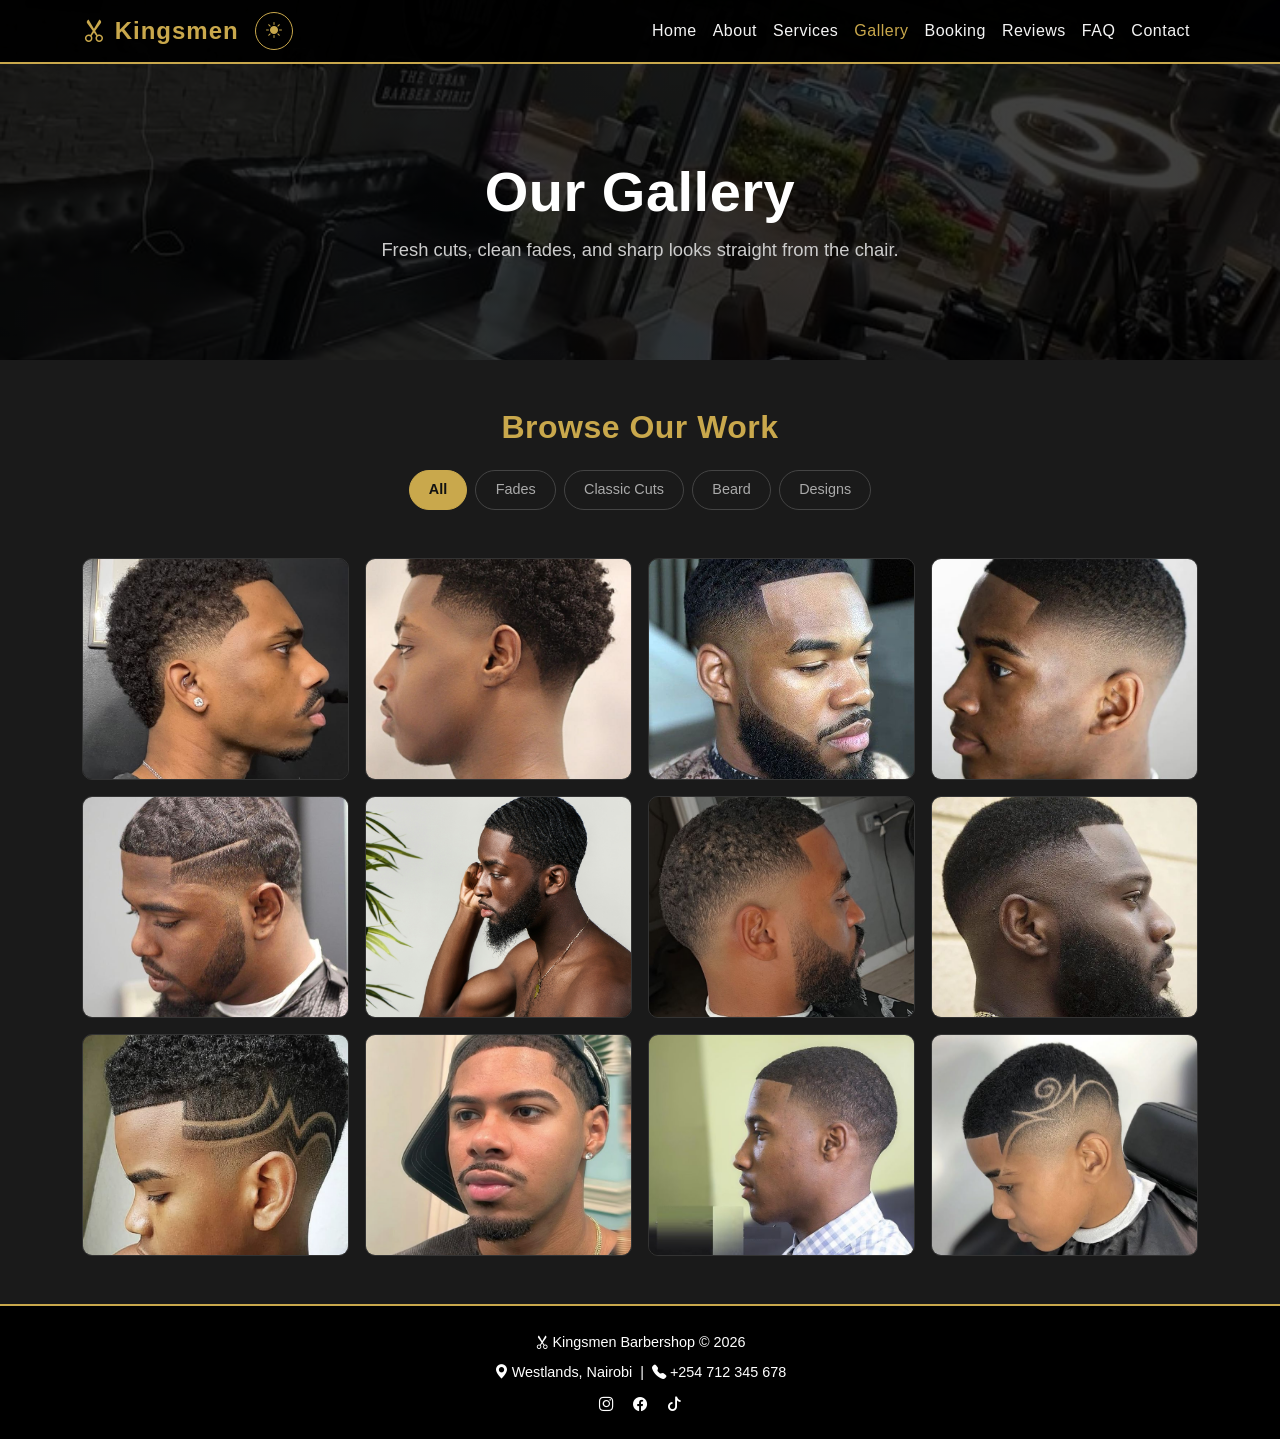
<file: gallery.html>
<!DOCTYPE html>
<html lang="en">
<head>
  <meta charset="UTF-8" />
  <meta name="viewport" content="width=device-width, initial-scale=1.0" />
  <title>Gallery — Kingsmen Barbershop</title>
  <link href="https://cdn.jsdelivr.net/npm/bootstrap@5.3.3/dist/css/bootstrap.min.css" rel="stylesheet" />
  <link href="https://cdn.jsdelivr.net/npm/bootstrap-icons@1.11.3/font/bootstrap-icons.css" rel="stylesheet" />
  <link rel="stylesheet" href="css/style.css" />
</head>
<body>

  <!-- NAVBAR -->
  <nav class="navbar navbar-expand-lg navbar-dark fixed-top" id="mainNav" aria-label="Main navigation">
    <div class="container">
      <a class="navbar-brand fw-bold" href="index.html">
        <i class="bi bi-scissors"></i> Kingsmen
      </a>
      <button class="navbar-toggler" type="button" data-bs-toggle="collapse" data-bs-target="#navbarNav" aria-controls="navbarNav" aria-expanded="false" aria-label="Toggle navigation">
        <span class="navbar-toggler-icon"></span>
      </button>
      <button id="themeToggle" class="btn theme-toggle-btn me-2" aria-label="Toggle dark/light mode">
      <i class="bi bi-sun-fill"></i>
       </button>
      <div class="collapse navbar-collapse" id="navbarNav">
        <ul class="navbar-nav ms-auto">
          <li class="nav-item"><a class="nav-link" href="index.html">Home</a></li>
          <li class="nav-item"><a class="nav-link" href="about.html">About</a></li>
          <li class="nav-item"><a class="nav-link" href="services.html">Services</a></li>
          <li class="nav-item"><a class="nav-link active" href="gallery.html">Gallery</a></li>
          <li class="nav-item"><a class="nav-link" href="booking.html">Booking</a></li>
          <li class="nav-item"><a class="nav-link" href="reviews.html">Reviews</a></li>
          <li class="nav-item"><a class="nav-link" href="faq.html">FAQ</a></li>
          <li class="nav-item"><a class="nav-link" href="contact.html">Contact</a></li>
        </ul>
      </div>
    </div>
  </nav>

  <!-- PAGE BANNER -->
  <section class="page-banner d-flex align-items-center justify-content-center text-center text-white">
    <div>
      <h1 class="display-4 fw-bold">Our Gallery</h1>
      <p class="lead">Fresh cuts, clean fades, and sharp looks straight from the chair.</p>
    </div>
  </section>

  <!-- GALLERY SECTION -->
  <section class="gallery-section py-5">
    <div class="container">

      <!-- Filter Buttons -->
      <div class="text-center mb-5">
        <h2 class="fw-bold section-title mb-4">Browse Our Work</h2>
        <div class="gallery-filters d-flex flex-wrap justify-content-center gap-2">
          <button class="filter-btn active" data-filter="all">All</button>
          <button class="filter-btn" data-filter="fades">Fades</button>
          <button class="filter-btn" data-filter="classic">Classic Cuts</button>
          <button class="filter-btn" data-filter="beard">Beard</button>
          <button class="filter-btn" data-filter="designs">Designs</button>
        </div>
      </div>

      <!-- Gallery Grid -->
      <div class="row g-3" id="galleryGrid">

        <div class="col-6 col-md-4 col-lg-3 gallery-item" data-category="fades">
          <div class="gallery-card">
            <img src="images/gallery-fade-3.jpg" alt="Low fade haircut" class="gallery-img" />
            <div class="gallery-overlay">
              <span>Low Fade</span>
            </div>
          </div>
        </div>

        <div class="col-6 col-md-4 col-lg-3 gallery-item" data-category="classic">
          <div class="gallery-card">
            <img src="images/gallery-classic-3.jpg" alt="Classic Taper" class="gallery-img" />
            <div class="gallery-overlay">
              <span>Classic Taper</span>
            </div>
          </div>
        </div>

        <div class="col-6 col-md-4 col-lg-3 gallery-item" data-category="beard">
          <div class="gallery-card">
            <img src="images/gallery-beard-1.jpg" alt="Beard Sculpt" class="gallery-img" />
            <div class="gallery-overlay">
              <span>Beard Sculpt</span>
            </div>
          </div>
        </div>

        <div class="col-6 col-md-4 col-lg-3 gallery-item" data-category="fades">
          <div class="gallery-card">
            <img src="images/gallery-fade-2.jpg" alt="Skin Fade" class="gallery-img" />
            <div class="gallery-overlay">
              <span>Skin Fade</span>
            </div>
          </div>
        </div>

        <div class="col-6 col-md-4 col-lg-3 gallery-item" data-category="designs">
          <div class="gallery-card">
            <img src="images/gallery-design-3.jpg" alt="Line Design" class="gallery-img" />
            <div class="gallery-overlay">
              <span>Line Design</span>
            </div>
          </div>
        </div>

        <div class="col-6 col-md-4 col-lg-3 gallery-item" data-category="classic">
          <div class="gallery-card">
            <img src="images/gallery-classic-1.jpg" alt="Gentleman's Cut" class="gallery-img" />
            <div class="gallery-overlay">
              <span>Gentleman's Cut</span>
            </div>
          </div>
        </div>

        <div class="col-6 col-md-4 col-lg-3 gallery-item" data-category="fades">
          <div class="gallery-card">
            <img src="images/gallery-fade-1.jpg" alt="Mid Fade" class="gallery-img" />
            <div class="gallery-overlay">
              <span>Mid Fade</span>
            </div>
          </div>
        </div>

        <div class="col-6 col-md-4 col-lg-3 gallery-item" data-category="beard">
          <div class="gallery-card">
            <img src="images/gallery-beard-3.jpg" alt="Full Beard Trim" class="gallery-img" />
            <div class="gallery-overlay">
              <span>Full Beard Trim</span>
            </div>
          </div>
        </div>

        <div class="col-6 col-md-4 col-lg-3 gallery-item" data-category="designs">
          <div class="gallery-card">
            <img src="images/gallery-design-2.jpg" alt="Geometric Design" class="gallery-img" />
            <div class="gallery-overlay">
              <span>Geometric Design</span>
            </div>
          </div>
        </div>

        <div class="col-6 col-md-4 col-lg-3 gallery-item" data-category="beard">
          <div class="gallery-card">
            <img src="images/gallery-beard-2.jpg" alt="Goatee" class="gallery-img" />
            <div class="gallery-overlay">
              <span>Goatee</span>
            </div>
          </div>
        </div>

        <div class="col-6 col-md-4 col-lg-3 gallery-item" data-category="classic">
          <div class="gallery-card">
            <img src="images/gallery-classic-2.jpg" alt="Crew Cut" class="gallery-img" />
            <div class="gallery-overlay">
              <span>Crew Cut</span>
            </div>
          </div>
        </div>

        <div class="col-6 col-md-4 col-lg-3 gallery-item" data-category="designs">
          <div class="gallery-card">
            <img src="images/gallery-design-1.jpg" alt="Custom Pattern" class="gallery-img" />
            <div class="gallery-overlay">
              <span>Custom Pattern</span>
            </div>
          </div>
        </div>

      </div>
    </div>
  </section>

  <!-- FOOTER -->
  <footer class="footer text-center text-white py-4">
    <div class="container">
      <p class="mb-1"><i class="bi bi-scissors"></i> Kingsmen Barbershop &copy; 2026</p>
      <p class="mb-1"><i class="bi bi-geo-alt-fill"></i> Westlands, Nairobi &nbsp;|&nbsp;
        <i class="bi bi-telephone-fill"></i> +254 712 345 678</p>
      <div class="mt-2">
        <a href="#" class="text-white me-3"><i class="bi bi-instagram"></i></a>
        <a href="#" class="text-white me-3"><i class="bi bi-facebook"></i></a>
        <a href="#" class="text-white"><i class="bi bi-tiktok"></i></a>
      </div>
    </div>
  </footer>

  <script src="https://cdn.jsdelivr.net/npm/bootstrap@5.3.3/dist/js/bootstrap.bundle.min.js"></script>
  <script src="js/main.js"></script>
</body>
</html>
</file>
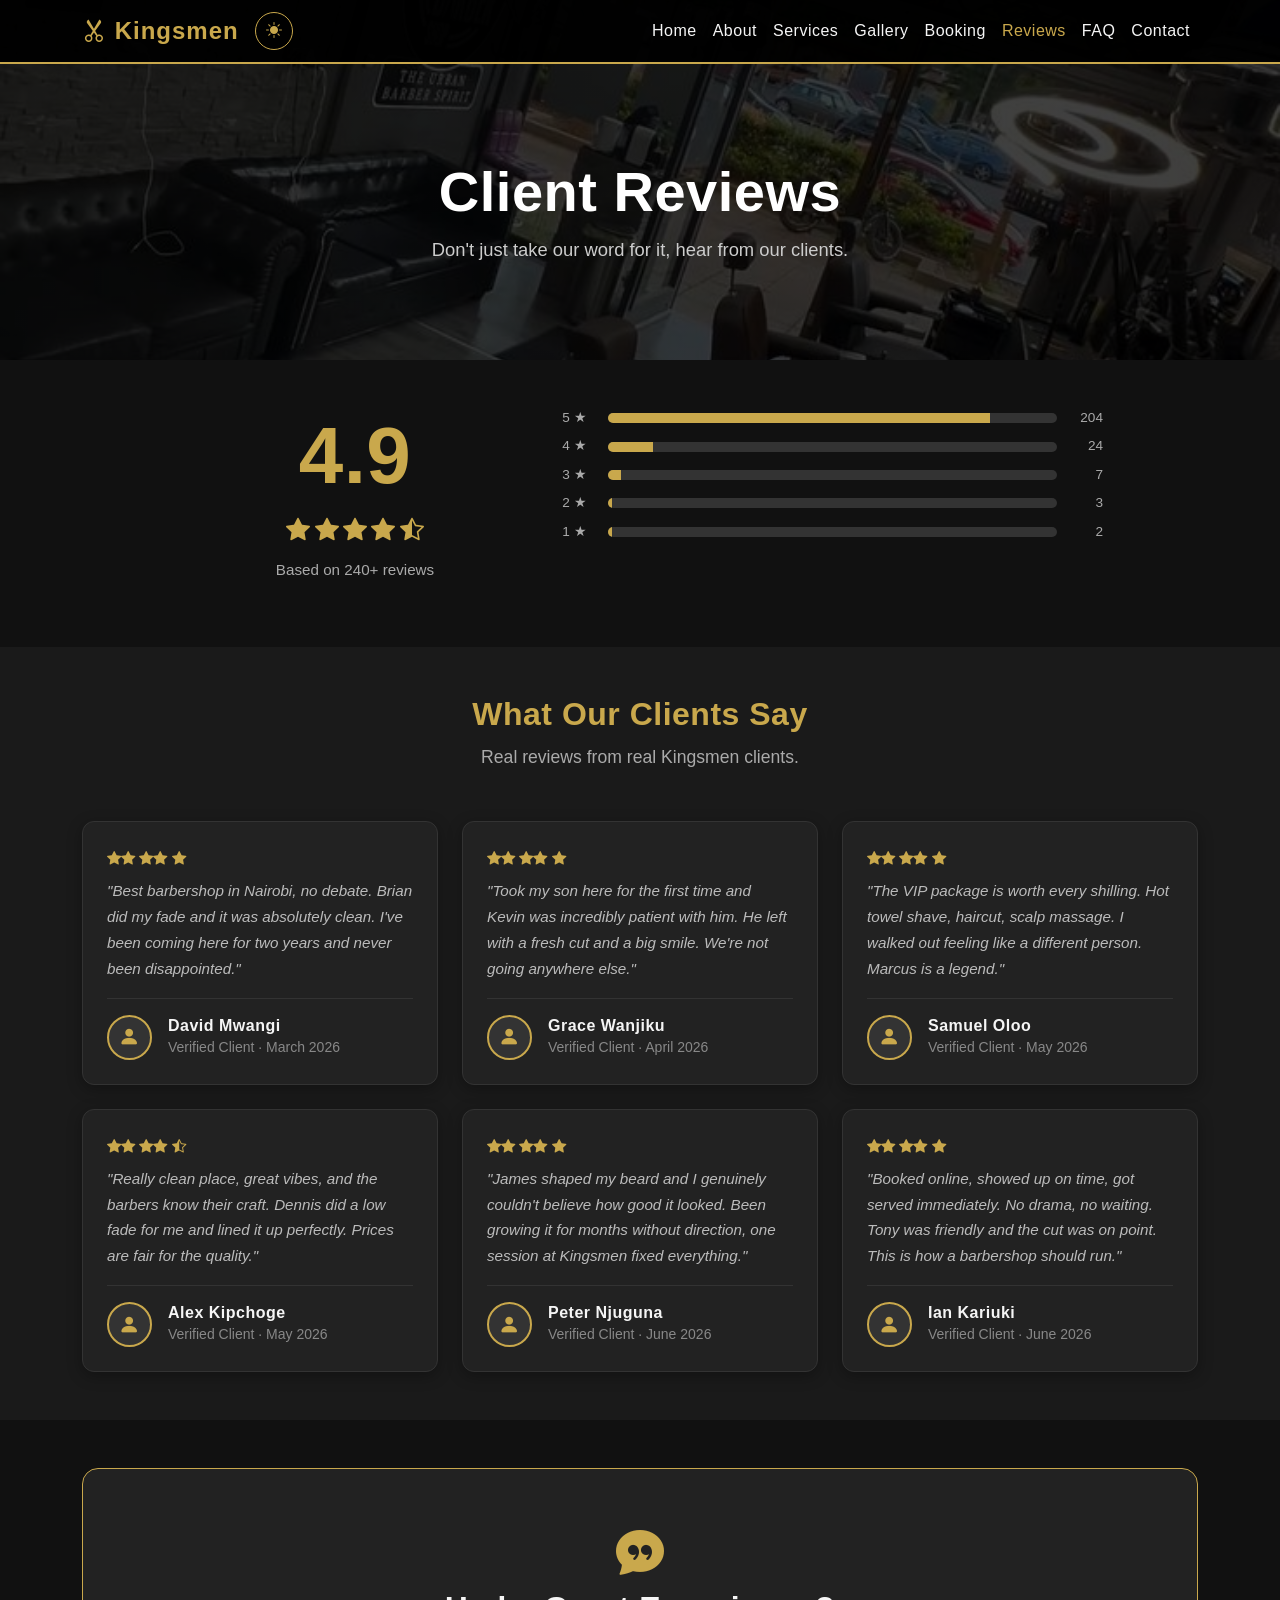
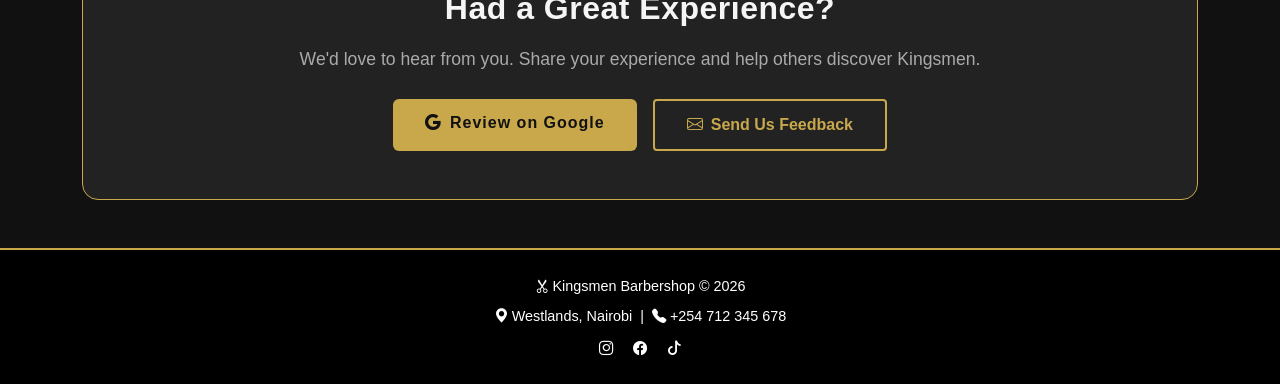
<file: reviews.html>
<!DOCTYPE html>
<html lang="en">
<head>
  <meta charset="UTF-8" />
  <meta name="viewport" content="width=device-width, initial-scale=1.0" />
  <title>Reviews — Kingsmen Barbershop</title>
  <link href="https://cdn.jsdelivr.net/npm/bootstrap@5.3.3/dist/css/bootstrap.min.css" rel="stylesheet" />
  <link href="https://cdn.jsdelivr.net/npm/bootstrap-icons@1.11.3/font/bootstrap-icons.css" rel="stylesheet" />
  <link rel="stylesheet" href="css/style.css" />
</head>
<body>

  <!-- NAVBAR -->
  <nav class="navbar navbar-expand-lg navbar-dark fixed-top" id="mainNav" aria-label="Main navigation">
    <div class="container">
      <a class="navbar-brand fw-bold" href="index.html">
        <i class="bi bi-scissors"></i> Kingsmen
      </a>
      <button class="navbar-toggler" type="button" data-bs-toggle="collapse" data-bs-target="#navbarNav" aria-controls="navbarNav" aria-expanded="false" aria-label="Toggle navigation">
        <span class="navbar-toggler-icon"></span>
      </button>
      <button id="themeToggle" class="btn theme-toggle-btn me-2" aria-label="Toggle dark/light mode">
      <i class="bi bi-sun-fill"></i>
     </button>
      <div class="collapse navbar-collapse" id="navbarNav">
        <ul class="navbar-nav ms-auto">
          <li class="nav-item"><a class="nav-link" href="index.html">Home</a></li>
          <li class="nav-item"><a class="nav-link" href="about.html">About</a></li>
          <li class="nav-item"><a class="nav-link" href="services.html">Services</a></li>
          <li class="nav-item"><a class="nav-link" href="gallery.html">Gallery</a></li>
          <li class="nav-item"><a class="nav-link" href="booking.html">Booking</a></li>
          <li class="nav-item"><a class="nav-link active" href="reviews.html">Reviews</a></li>
          <li class="nav-item"><a class="nav-link" href="faq.html">FAQ</a></li>
          <li class="nav-item"><a class="nav-link" href="contact.html">Contact</a></li>
        </ul>
      </div>
    </div>
  </nav>

  <!-- PAGE BANNER -->
  <section class="page-banner d-flex align-items-center justify-content-center text-center text-white">
    <div>
      <h1 class="display-4 fw-bold">Client Reviews</h1>
      <p class="lead">Don't just take our word for it, hear from our clients.</p>
    </div>
  </section>

  <!-- RATING SUMMARY -->
  <section class="rating-summary py-5">
    <div class="container">
      <div class="row justify-content-center text-center">
        <div class="col-lg-4 mb-4 mb-lg-0">
          <div class="rating-big">
            <h1 class="display-1 fw-bold" style="color: var(--gold);">4.9</h1>
            <div class="stars mb-2">
              <i class="bi bi-star-fill"></i>
              <i class="bi bi-star-fill"></i>
              <i class="bi bi-star-fill"></i>
              <i class="bi bi-star-fill"></i>
              <i class="bi bi-star-half"></i>
            </div>
            <p class="text-muted-light">Based on 240+ reviews</p>
          </div>
        </div>
        <div class="col-lg-6">
          <div class="rating-bars">
            <div class="rating-bar-item d-flex align-items-center gap-3 mb-2">
              <span class="rating-label">5 ★</span>
              <div class="progress flex-grow-1" style="height: 10px; background:#333;">
                <div class="progress-bar" style="width: 85%; background: var(--gold);"></div>
              </div>
              <span class="rating-count">204</span>
            </div>
            <div class="rating-bar-item d-flex align-items-center gap-3 mb-2">
              <span class="rating-label">4 ★</span>
              <div class="progress flex-grow-1" style="height: 10px; background:#333;">
                <div class="progress-bar" style="width: 10%; background: var(--gold);"></div>
              </div>
              <span class="rating-count">24</span>
            </div>
            <div class="rating-bar-item d-flex align-items-center gap-3 mb-2">
              <span class="rating-label">3 ★</span>
              <div class="progress flex-grow-1" style="height: 10px; background:#333;">
                <div class="progress-bar" style="width: 3%; background: var(--gold);"></div>
              </div>
              <span class="rating-count">7</span>
            </div>
            <div class="rating-bar-item d-flex align-items-center gap-3 mb-2">
              <span class="rating-label">2 ★</span>
              <div class="progress flex-grow-1" style="height: 10px; background:#333;">
                <div class="progress-bar" style="width: 1%; background: var(--gold);"></div>
              </div>
              <span class="rating-count">3</span>
            </div>
            <div class="rating-bar-item d-flex align-items-center gap-3">
              <span class="rating-label">1 ★</span>
              <div class="progress flex-grow-1" style="height: 10px; background:#333;">
                <div class="progress-bar" style="width: 1%; background: var(--gold);"></div>
              </div>
              <span class="rating-count">2</span>
            </div>
          </div>
        </div>
      </div>
    </div>
  </section>

  <!-- REVIEWS GRID -->
  <section class="reviews-section py-5">
    <div class="container">
      <div class="text-center mb-5">
        <h2 class="fw-bold section-title">What Our Clients Say</h2>
        <p class="section-subtitle">Real reviews from real Kingsmen clients.</p>
      </div>
      <div class="row g-4">

        <div class="col-md-6 col-lg-4">
          <div class="review-card p-4 h-100">
            <div class="review-stars mb-2">
              <i class="bi bi-star-fill"></i><i class="bi bi-star-fill"></i>
              <i class="bi bi-star-fill"></i><i class="bi bi-star-fill"></i>
              <i class="bi bi-star-fill"></i>
            </div>
            <p class="review-text">"Best barbershop in Nairobi, no debate. Brian did my fade and it was absolutely clean. I've been coming here for two years and never been disappointed."</p>
            <div class="review-author mt-auto pt-3 d-flex align-items-center gap-3">
              <div class="review-avatar"><i class="bi bi-person-fill"></i></div>
              <div>
                <h6 class="mb-0 fw-bold">David Mwangi</h6>
                <small class="text-muted">Verified Client · March 2026</small>
              </div>
            </div>
          </div>
        </div>

        <div class="col-md-6 col-lg-4">
          <div class="review-card p-4 h-100">
            <div class="review-stars mb-2">
              <i class="bi bi-star-fill"></i><i class="bi bi-star-fill"></i>
              <i class="bi bi-star-fill"></i><i class="bi bi-star-fill"></i>
              <i class="bi bi-star-fill"></i>
            </div>
            <p class="review-text">"Took my son here for the first time and Kevin was incredibly patient with him. He left with a fresh cut and a big smile. We're not going anywhere else."</p>
            <div class="review-author mt-auto pt-3 d-flex align-items-center gap-3">
              <div class="review-avatar"><i class="bi bi-person-fill"></i></div>
              <div>
                <h6 class="mb-0 fw-bold">Grace Wanjiku</h6>
                <small class="text-muted">Verified Client · April 2026</small>
              </div>
            </div>
          </div>
        </div>

        <div class="col-md-6 col-lg-4">
          <div class="review-card p-4 h-100">
            <div class="review-stars mb-2">
              <i class="bi bi-star-fill"></i><i class="bi bi-star-fill"></i>
              <i class="bi bi-star-fill"></i><i class="bi bi-star-fill"></i>
              <i class="bi bi-star-fill"></i>
            </div>
            <p class="review-text">"The VIP package is worth every shilling. Hot towel shave, haircut, scalp massage. I walked out feeling like a different person. Marcus is a legend."</p>
            <div class="review-author mt-auto pt-3 d-flex align-items-center gap-3">
              <div class="review-avatar"><i class="bi bi-person-fill"></i></div>
              <div>
                <h6 class="mb-0 fw-bold">Samuel Oloo</h6>
                <small class="text-muted">Verified Client · May 2026</small>
              </div>
            </div>
          </div>
        </div>

        <div class="col-md-6 col-lg-4">
          <div class="review-card p-4 h-100">
            <div class="review-stars mb-2">
              <i class="bi bi-star-fill"></i><i class="bi bi-star-fill"></i>
              <i class="bi bi-star-fill"></i><i class="bi bi-star-fill"></i>
              <i class="bi bi-star-half"></i>
            </div>
            <p class="review-text">"Really clean place, great vibes, and the barbers know their craft. Dennis did a low fade for me and lined it up perfectly. Prices are fair for the quality."</p>
            <div class="review-author mt-auto pt-3 d-flex align-items-center gap-3">
              <div class="review-avatar"><i class="bi bi-person-fill"></i></div>
              <div>
                <h6 class="mb-0 fw-bold">Alex Kipchoge</h6>
                <small class="text-muted">Verified Client · May 2026</small>
              </div>
            </div>
          </div>
        </div>

        <div class="col-md-6 col-lg-4">
          <div class="review-card p-4 h-100">
            <div class="review-stars mb-2">
              <i class="bi bi-star-fill"></i><i class="bi bi-star-fill"></i>
              <i class="bi bi-star-fill"></i><i class="bi bi-star-fill"></i>
              <i class="bi bi-star-fill"></i>
            </div>
            <p class="review-text">"James shaped my beard and I genuinely couldn't believe how good it looked. Been growing it for months without direction, one session at Kingsmen fixed everything."</p>
            <div class="review-author mt-auto pt-3 d-flex align-items-center gap-3">
              <div class="review-avatar"><i class="bi bi-person-fill"></i></div>
              <div>
                <h6 class="mb-0 fw-bold">Peter Njuguna</h6>
                <small class="text-muted">Verified Client · June 2026</small>
              </div>
            </div>
          </div>
        </div>

        <div class="col-md-6 col-lg-4">
          <div class="review-card p-4 h-100">
            <div class="review-stars mb-2">
              <i class="bi bi-star-fill"></i><i class="bi bi-star-fill"></i>
              <i class="bi bi-star-fill"></i><i class="bi bi-star-fill"></i>
              <i class="bi bi-star-fill"></i>
            </div>
            <p class="review-text">"Booked online, showed up on time, got served immediately. No drama, no waiting. Tony was friendly and the cut was on point. This is how a barbershop should run."</p>
            <div class="review-author mt-auto pt-3 d-flex align-items-center gap-3">
              <div class="review-avatar"><i class="bi bi-person-fill"></i></div>
              <div>
                <h6 class="mb-0 fw-bold">Ian Kariuki</h6>
                <small class="text-muted">Verified Client · June 2026</small>
              </div>
            </div>
          </div>
        </div>

      </div>
    </div>
  </section>

  <!-- LEAVE A REVIEW CTA -->
<section class="review-cta py-5">
  <div class="container">
    <div class="review-cta-card text-center p-5">
      <i class="bi bi-chat-quote-fill mb-3" style="font-size: 3rem; color: var(--gold);"></i>
      <h2 class="fw-bold mb-3">Had a Great Experience?</h2>
      <p class="section-subtitle mb-4">We'd love to hear from you. Share your experience and help others discover Kingsmen.</p>
      <div class="d-flex justify-content-center gap-3 flex-wrap">
        <a href="https://google.com" target="_blank" class="btn btn-gold">
          <i class="bi bi-google me-2"></i>Review on Google
        </a>
        <a href="contact.html" class="btn btn-outline-gold">
          <i class="bi bi-envelope me-2"></i>Send Us Feedback
        </a>
      </div>
    </div>
  </div>
</section>

  <!-- FOOTER -->
  <footer class="footer text-center text-white py-4">
    <div class="container">
      <p class="mb-1"><i class="bi bi-scissors"></i> Kingsmen Barbershop &copy; 2026</p>
      <p class="mb-1"><i class="bi bi-geo-alt-fill"></i> Westlands, Nairobi &nbsp;|&nbsp;
        <i class="bi bi-telephone-fill"></i> +254 712 345 678</p>
      <div class="mt-2">
        <a href="#" class="text-white me-3"><i class="bi bi-instagram"></i></a>
        <a href="#" class="text-white me-3"><i class="bi bi-facebook"></i></a>
        <a href="#" class="text-white"><i class="bi bi-tiktok"></i></a>
      </div>
    </div>
  </footer>

  <script src="https://cdn.jsdelivr.net/npm/bootstrap@5.3.3/dist/js/bootstrap.bundle.min.js"></script>
  <script src="js/main.js"></script>
</body>
</html>
</file>
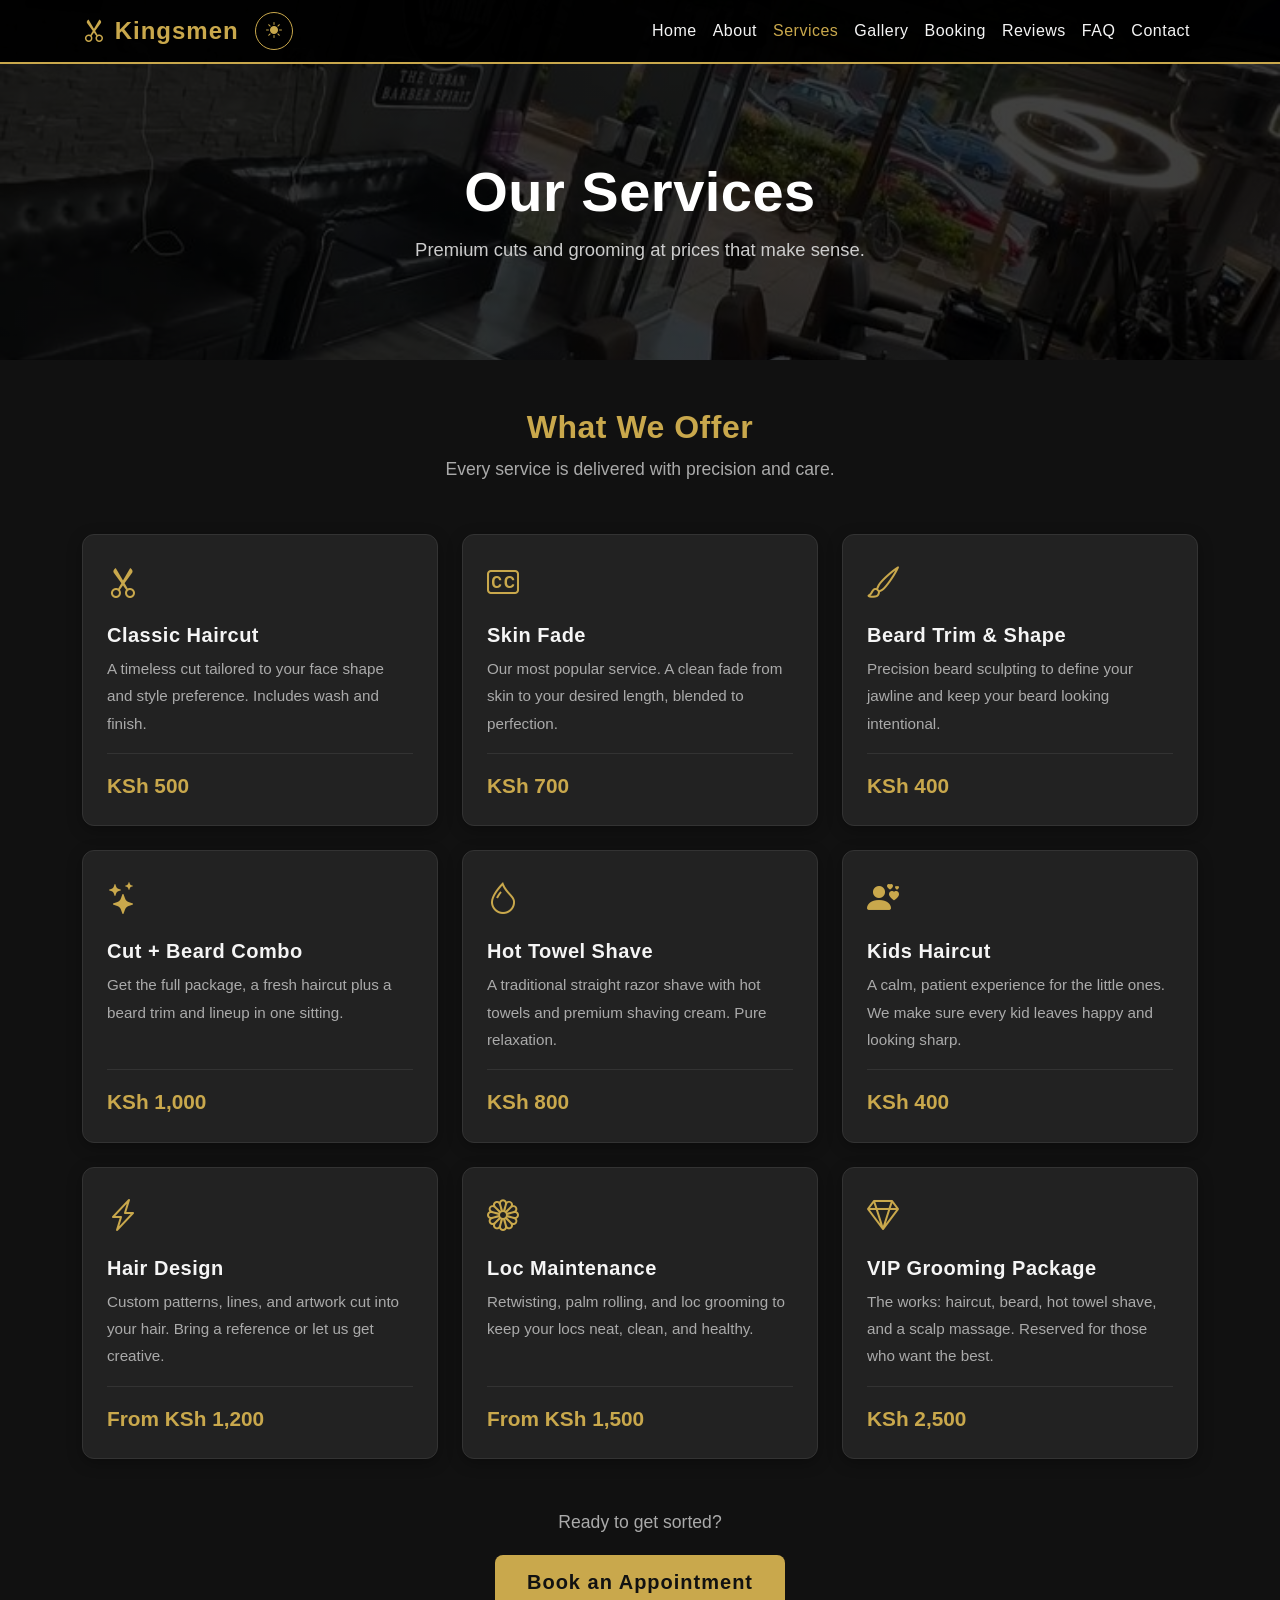
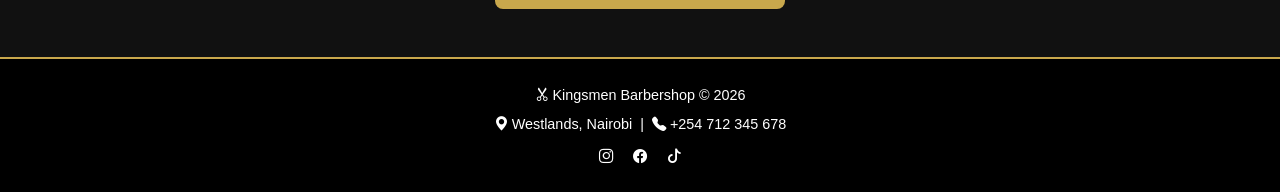
<file: services.html>
<!DOCTYPE html>
<html lang="en">
<head>
  <meta charset="UTF-8" />
  <meta name="viewport" content="width=device-width, initial-scale=1.0" />
  <title>Services — Kingsmen Barbershop</title>
  <link href="https://cdn.jsdelivr.net/npm/bootstrap@5.3.3/dist/css/bootstrap.min.css" rel="stylesheet" />
  <link href="https://cdn.jsdelivr.net/npm/bootstrap-icons@1.11.3/font/bootstrap-icons.css" rel="stylesheet" />
  <link rel="stylesheet" href="css/style.css" />
</head>
<body>

  <!-- NAVBAR -->
  <nav class="navbar navbar-expand-lg navbar-dark fixed-top" id="mainNav" aria-label="Main navigation">
    <div class="container">
      <a class="navbar-brand fw-bold" href="index.html">
        <i class="bi bi-scissors"></i> Kingsmen
      </a>
      <button class="navbar-toggler" type="button" data-bs-toggle="collapse" data-bs-target="#navbarNav" aria-controls="navbarNav" aria-expanded="false" aria-label="Toggle navigation">
        <span class="navbar-toggler-icon"></span>
      </button>
      <button id="themeToggle" class="btn theme-toggle-btn me-2" aria-label="Toggle dark/light mode">
      <i class="bi bi-sun-fill"></i>
      </button>
      <div class="collapse navbar-collapse" id="navbarNav">
        <ul class="navbar-nav ms-auto">
          <li class="nav-item"><a class="nav-link" href="index.html">Home</a></li>
          <li class="nav-item"><a class="nav-link" href="about.html">About</a></li>
          <li class="nav-item"><a class="nav-link active" href="services.html">Services</a></li>
          <li class="nav-item"><a class="nav-link" href="gallery.html">Gallery</a></li>
          <li class="nav-item"><a class="nav-link" href="booking.html">Booking</a></li>
          <li class="nav-item"><a class="nav-link" href="reviews.html">Reviews</a></li>
          <li class="nav-item"><a class="nav-link" href="faq.html">FAQ</a></li>
          <li class="nav-item"><a class="nav-link" href="contact.html">Contact</a></li>
        </ul>
      </div>
    </div>
  </nav>

  <!-- PAGE BANNER -->
  <section class="page-banner d-flex align-items-center justify-content-center text-center text-white">
    <div>
      <h1 class="display-4 fw-bold">Our Services</h1>
      <p class="lead">Premium cuts and grooming at prices that make sense.</p>
    </div>
  </section>

  <!-- SERVICES SECTION -->
  <section class="services-section py-5">
    <div class="container">
      <div class="text-center mb-5">
        <h2 class="fw-bold section-title">What We Offer</h2>
        <p class="section-subtitle">Every service is delivered with precision and care.</p>
      </div>
      <div class="row g-4">

        <div class="col-md-6 col-lg-4">
          <div class="service-card p-4 h-100">
            <i class="bi bi-scissors service-icon mb-3"></i>
            <h5 class="fw-bold">Classic Haircut</h5>
            <p class="text-muted-light">A timeless cut tailored to your face shape and style preference. Includes wash and finish.</p>
            <div class="service-price mt-auto pt-3">KSh 500</div>
          </div>
        </div>

        <div class="col-md-6 col-lg-4">
          <div class="service-card p-4 h-100">
            <i class="bi bi-badge-cc service-icon mb-3"></i>
            <h5 class="fw-bold">Skin Fade</h5>
            <p class="text-muted-light">Our most popular service. A clean fade from skin to your desired length, blended to perfection.</p>
            <div class="service-price mt-auto pt-3">KSh 700</div>
          </div>
        </div>

        <div class="col-md-6 col-lg-4">
          <div class="service-card p-4 h-100">
            <i class="bi bi-brush service-icon mb-3"></i>
            <h5 class="fw-bold">Beard Trim & Shape</h5>
            <p class="text-muted-light">Precision beard sculpting to define your jawline and keep your beard looking intentional.</p>
            <div class="service-price mt-auto pt-3">KSh 400</div>
          </div>
        </div>

        <div class="col-md-6 col-lg-4">
          <div class="service-card p-4 h-100">
            <i class="bi bi-stars service-icon mb-3"></i>
            <h5 class="fw-bold">Cut + Beard Combo</h5>
            <p class="text-muted-light">Get the full package, a fresh haircut plus a beard trim and lineup in one sitting.</p>
            <div class="service-price mt-auto pt-3">KSh 1,000</div>
          </div>
        </div>

        <div class="col-md-6 col-lg-4">
          <div class="service-card p-4 h-100">
            <i class="bi bi-droplet service-icon mb-3"></i>
            <h5 class="fw-bold">Hot Towel Shave</h5>
            <p class="text-muted-light">A traditional straight razor shave with hot towels and premium shaving cream. Pure relaxation.</p>
            <div class="service-price mt-auto pt-3">KSh 800</div>
          </div>
        </div>

        <div class="col-md-6 col-lg-4">
          <div class="service-card p-4 h-100">
            <i class="bi bi-person-hearts service-icon mb-3"></i>
            <h5 class="fw-bold">Kids Haircut</h5>
            <p class="text-muted-light">A calm, patient experience for the little ones. We make sure every kid leaves happy and looking sharp.</p>
            <div class="service-price mt-auto pt-3">KSh 400</div>
          </div>
        </div>

        <div class="col-md-6 col-lg-4">
          <div class="service-card p-4 h-100">
            <i class="bi bi-lightning-charge service-icon mb-3"></i>
            <h5 class="fw-bold">Hair Design</h5>
            <p class="text-muted-light">Custom patterns, lines, and artwork cut into your hair. Bring a reference or let us get creative.</p>
            <div class="service-price mt-auto pt-3">From KSh 1,200</div>
          </div>
        </div>

        <div class="col-md-6 col-lg-4">
          <div class="service-card p-4 h-100">
            <i class="bi bi-flower1 service-icon mb-3"></i>
            <h5 class="fw-bold">Loc Maintenance</h5>
            <p class="text-muted-light">Retwisting, palm rolling, and loc grooming to keep your locs neat, clean, and healthy.</p>
            <div class="service-price mt-auto pt-3">From KSh 1,500</div>
          </div>
        </div>

        <div class="col-md-6 col-lg-4">
          <div class="service-card p-4 h-100">
            <i class="bi bi-gem service-icon mb-3"></i>
            <h5 class="fw-bold">VIP Grooming Package</h5>
            <p class="text-muted-light">The works:  haircut, beard, hot towel shave, and a scalp massage. Reserved for those who want the best.</p>
            <div class="service-price mt-auto pt-3">KSh 2,500</div>
          </div>
        </div>

      </div>

      <!-- CTA -->
      <div class="text-center mt-5">
        <p class="section-subtitle mb-3">Ready to get sorted?</p>
        <a href="booking.html" class="btn btn-gold btn-lg">Book an Appointment</a>
      </div>

    </div>
  </section>

  <!-- FOOTER -->
  <footer class="footer text-center text-white py-4">
    <div class="container">
      <p class="mb-1"><i class="bi bi-scissors"></i> Kingsmen Barbershop &copy; 2026</p>
      <p class="mb-1"><i class="bi bi-geo-alt-fill"></i> Westlands, Nairobi &nbsp;|&nbsp;
        <i class="bi bi-telephone-fill"></i> +254 712 345 678</p>
      <div class="mt-2">
        <a href="#" class="text-white me-3"><i class="bi bi-instagram"></i></a>
        <a href="#" class="text-white me-3"><i class="bi bi-facebook"></i></a>
        <a href="#" class="text-white"><i class="bi bi-tiktok"></i></a>
      </div>
    </div>
  </footer>

  <script src="https://cdn.jsdelivr.net/npm/bootstrap@5.3.3/dist/js/bootstrap.bundle.min.js"></script>
  <script src="js/main.js"></script>
</body>
</html>
</file>
<file: css/style.css>
/* ── Global Variables ── */
:root {
  --gold: #c9a84c;
  --dark: #111111;
  --dark-2: #1a1a1a;
  --light-text: #f5f5f5;
}

/* ── Base ── */
* {
  margin: 0;
  padding: 0;
  box-sizing: border-box;
}

body {
  font-family: 'Segoe UI', Tahoma, Geneva, Verdana, sans-serif;
  background-color: var(--dark);
  color: var(--light-text);
}

/* ── Navbar ── */
#mainNav {
  background-color: rgba(0, 0, 0, 0.95);
  border-bottom: 2px solid var(--gold);
}

.navbar-brand {
  color: var(--gold) !important;
  font-size: 1.5rem;
  letter-spacing: 1px;
}

.nav-link {
  color: var(--light-text) !important;
  font-weight: 500;
  letter-spacing: 0.5px;
  transition: color 0.3s;
}

.nav-link:hover,
.nav-link.active {
  color: var(--gold) !important;
}

/* ── Gold Button ── */
.btn-gold {
  background-color: var(--gold);
  color: #111;
  font-weight: 700;
  border: none;
  padding: 0.75rem 2rem;
  letter-spacing: 1px;
  transition: background-color 0.3s;
}

.btn-gold:hover {
  background-color: #e0b84e;
  color: #111;
}

/* ── Hero ── */
.hero {
  min-height: 100vh;
  background: linear-gradient(rgba(0,0,0,0.7), rgba(0,0,0,0.7)),
              url('../images/hero-bg.jpg') center/cover no-repeat;
  padding-top: 80px;
}

/* ── Footer ── */
.footer {
  background-color: #000;
  border-top: 2px solid var(--gold);
  font-size: 0.9rem;
}

.footer a:hover {
  color: var(--gold) !important;
}

/* ── Highlights Section ── */
.highlights {
  background-color: var(--dark-2);
}

.highlight-card {
  background-color: #222;
  border: 1px solid #333;
  border-radius: 10px;
  transition: transform 0.3s, border-color 0.3s;
}

.highlight-card:hover {
  transform: translateY(-8px);
  border-color: var(--gold);
}

.highlight-icon {
  font-size: 2.5rem;
  color: var(--gold);
  display: block;
}

/* ── Why Choose Us ── */
.why-us {
  background-color: var(--dark);
}

.section-title {
  color: var(--gold);
  font-size: 2rem;
}

.section-subtitle {
  color: #aaa;
  font-size: 1.1rem;
}

.why-list {
  list-style: none;
  padding: 0;
}

.why-list li {
  display: flex;
  gap: 1rem;
  margin-bottom: 1.8rem;
  align-items: flex-start;
}

.why-list li i {
  color: var(--gold);
  font-size: 1.4rem;
  margin-top: 3px;
  flex-shrink: 0;
}

.why-list li p {
  color: #bbb;
  margin: 0;
}

.stat-card {
  background-color: #222;
  border: 1px solid #333;
  border-radius: 10px;
  transition: border-color 0.3s;
}

.stat-card:hover {
  border-color: var(--gold);
}

.stat-number {
  color: var(--gold);
  font-size: 2.2rem;
  font-weight: 800;
}

/* ── Page Banner ── */
.page-banner {
  min-height: 40vh;
  background: linear-gradient(rgba(0,0,0,0.75), rgba(0,0,0,0.75)),
              url('../images/hero-bg.jpg') center/cover no-repeat;
  padding-top: 80px;
}

/* ── Story Section ── */
.story {
  background-color: var(--dark-2);
}

.story-image-placeholder {
  background-color: #222;
  border: 2px solid var(--gold);
  border-radius: 12px;
  min-height: 350px;
}

/* ── Team Section ── */
.team {
  background-color: var(--dark);
}

.team-card {
  background-color: #222;
  border: 1px solid #333;
  border-radius: 12px;
  transition: transform 0.3s, border-color 0.3s;
}

.team-card:hover {
  transform: translateY(-6px);
  border-color: var(--gold);
}

.team-avatar {
  width: 80px;
  height: 80px;
  background-color: #333;
  border-radius: 50%;
  display: flex;
  align-items: center;
  justify-content: center;
  border: 2px solid var(--gold);
}

.team-avatar i {
  font-size: 2.5rem;
  color: var(--gold);
}

.text-gold {
  color: var(--gold);
  font-size: 0.9rem;
  font-weight: 600;
}

/* ── Contact Section ── */
.contact-section {
  background-color: var(--dark-2);
}

.contact-icon {
  font-size: 1.4rem;
  color: var(--gold);
  margin-top: 3px;
  flex-shrink: 0;
}

.contact-form-card {
  background-color: #222;
  border: 1px solid #333;
  border-radius: 12px;
}

.custom-input {
  background-color: #2a2a2a;
  border: 1px solid #444;
  color: #fff;
  border-radius: 8px;
}

.custom-input:focus {
  background-color: #2a2a2a;
  border-color: var(--gold);
  color: #fff;
  box-shadow: 0 0 0 0.2rem rgba(201, 168, 76, 0.25);
}

.custom-input::placeholder {
  color: #666;
}

.social-link {
  font-size: 1.5rem;
  color: var(--gold);
  transition: color 0.3s;
}

.social-link:hover {
  color: #fff;
}

/* ── Text fixes ── */
.team-card p.text-muted {
  color: #aaa !important;
}

.contact-info-item p.text-muted {
  color: #aaa !important;
}

/* ── Services Section ── */
.services-section {
  background-color: var(--dark);
}

.service-card {
  background-color: #222;
  border: 1px solid #333;
  border-radius: 12px;
  display: flex;
  flex-direction: column;
  transition: transform 0.3s, border-color 0.3s;
}

.service-card:hover {
  transform: translateY(-6px);
  border-color: var(--gold);
}

.service-icon {
  font-size: 2rem;
  color: var(--gold);
  display: block;
}

.text-muted-light {
  color: #aaa;
  font-size: 0.95rem;
}

.service-price {
  color: var(--gold);
  font-size: 1.3rem;
  font-weight: 700;
  border-top: 1px solid #333;
}

/* ── Gallery Section ── */
.gallery-section {
  background-color: var(--dark-2);
}

.filter-btn {
  background-color: transparent;
  border: 1px solid #444;
  color: #aaa;
  padding: 0.5rem 1.2rem;
  border-radius: 25px;
  cursor: pointer;
  transition: all 0.3s;
  font-size: 0.9rem;
}

.filter-btn:hover,
.filter-btn.active {
  background-color: var(--gold);
  border-color: var(--gold);
  color: #111;
  font-weight: 600;
}

.gallery-card {
  position: relative;
  border-radius: 10px;
  overflow: hidden;
  border: 1px solid #333;
  transition: transform 0.3s, border-color 0.3s;
}

.gallery-card:hover {
  transform: scale(1.03);
  border-color: var(--gold);
}

.gallery-placeholder {
  background-color: #222;
  height: 220px;
  color: #555;
  gap: 0.5rem;
}

.gallery-placeholder i {
  font-size: 3rem;
  color: #444;
}

.gallery-placeholder span {
  font-size: 0.85rem;
  color: #555;
}

.gallery-overlay {
  position: absolute;
  bottom: 0;
  left: 0;
  right: 0;
  background: linear-gradient(transparent, rgba(0,0,0,0.85));
  padding: 1rem;
  transform: translateY(100%);
  transition: transform 0.3s;
}

.gallery-card:hover .gallery-overlay {
  transform: translateY(0);
}

.gallery-overlay span {
  color: var(--gold);
  font-weight: 600;
  font-size: 0.9rem;
}

.gallery-item {
  transition: opacity 0.3s, transform 0.3s;
}

.gallery-item.hidden {
  display: none;
}

/* ── Booking Section ── */
.booking-section {
  background-color: var(--dark-2);
}

.booking-card {
  background-color: #222;
  border: 1px solid #333;
  border-radius: 12px;
}

.form-section-label {
  color: var(--gold);
  text-transform: uppercase;
  letter-spacing: 1px;
  font-size: 0.8rem;
  border-bottom: 1px solid #333;
  padding-bottom: 0.5rem;
}

.form-select.custom-input option {
  background-color: #2a2a2a;
  color: #fff;
}

/* ── Rating Summary ── */
.rating-summary {
  background-color: var(--dark);
}

.stars i {
  color: var(--gold);
  font-size: 1.5rem;
}

.rating-label {
  color: #aaa;
  font-size: 0.85rem;
  min-width: 35px;
}

.rating-count {
  color: #aaa;
  font-size: 0.85rem;
  min-width: 30px;
  text-align: right;
}

/* ── Reviews Section ── */
.reviews-section {
  background-color: var(--dark-2);
}

.review-card {
  background-color: #222;
  border: 1px solid #333;
  border-radius: 12px;
  display: flex;
  flex-direction: column;
  transition: transform 0.3s, border-color 0.3s;
}

.review-card:hover {
  transform: translateY(-6px);
  border-color: var(--gold);
}

.review-stars i {
  color: var(--gold);
  font-size: 0.9rem;
}

.review-text {
  color: #bbb;
  font-style: italic;
  font-size: 0.95rem;
  line-height: 1.7;
}

.review-author {
  border-top: 1px solid #333;
}

.review-avatar {
  width: 45px;
  height: 45px;
  background-color: #333;
  border-radius: 50%;
  display: flex;
  align-items: center;
  justify-content: center;
  border: 2px solid var(--gold);
  flex-shrink: 0;
}

.review-avatar i {
  color: var(--gold);
  font-size: 1.3rem;
}
.review-author small {
  color: #888 !important;
}

/* ── FAQ Section ── */
.faq-section {
  background-color: var(--dark);
}

.faq-item {
  background-color: transparent;
  border: 1px solid #333 !important;
  border-radius: 10px !important;
  margin-bottom: 1rem;
  overflow: hidden;
}

.faq-button {
  background-color: #222 !important;
  color: #fff !important;
  font-weight: 600;
  border: none !important;
  box-shadow: none !important;
}

.faq-button:not(.collapsed) {
  color: var(--gold) !important;
  background-color: #1a1a1a !important;
}

.faq-button::after {
  filter: invert(1);
}

.faq-body {
  background-color: #1a1a1a;
  color: #aaa;
  line-height: 1.8;
}

.btn-outline-gold {
  border: 2px solid var(--gold);
  color: var(--gold);
  font-weight: 600;
  padding: 0.75rem 2rem;
  border-radius: 4px;
  transition: all 0.3s;
}

.btn-outline-gold:hover {
  background-color: var(--gold);
  color: #111;
}

/* ── Theme Toggle Button ── */
.theme-toggle-btn {
  color: var(--gold);
  border: 1px solid var(--gold);
  border-radius: 50%;
  width: 38px;
  height: 38px;
  padding: 0;
  display: flex;
  align-items: center;
  justify-content: center;
  transition: all 0.3s;
}

.theme-toggle-btn:hover {
  background-color: var(--gold);
  color: #111;
}

/* ── Light Mode ── */
body.light-mode {
  background-color: #f5f5f5;
  color: #111;
}

body.light-mode #mainNav {
  background-color: rgba(255, 255, 255, 0.98) !important;
  border-bottom: 2px solid var(--gold);
}

body.light-mode .navbar-brand,
body.light-mode .nav-link {
  color: #111 !important;
}

body.light-mode .nav-link:hover,
body.light-mode .nav-link.active {
  color: var(--gold) !important;
}

body.light-mode .highlight-card,
body.light-mode .service-card,
body.light-mode .team-card,
body.light-mode .review-card,
body.light-mode .booking-card,
body.light-mode .contact-form-card,
body.light-mode .faq-item {
  background-color: #fff;
  border-color: #ddd;
}

body.light-mode .faq-button {
  background-color: #fff !important;
  color: #111 !important;
}

body.light-mode .faq-body {
  background-color: #f9f9f9;
  color: #444;
}

body.light-mode .custom-input {
  background-color: #fff;
  border-color: #ccc;
  color: #111;
}

body.light-mode .footer {
  background-color: #111;
}

body.light-mode .highlights,
body.light-mode .story,
body.light-mode .services-section,
body.light-mode .gallery-section,
body.light-mode .booking-section,
body.light-mode .reviews-section,
body.light-mode .faq-section,
body.light-mode .contact-section,
body.light-mode .rating-summary {
  background-color: #efefef;
}

body.light-mode .why-us {
  background-color: #f5f5f5;
}

body.light-mode .stat-card {
  background-color: #fff;
  border-color: #ddd;
}

body.light-mode .gallery-placeholder {
  background-color: #e0e0e0;
}

/* ── Scroll Fade-in Animation ── */
.fade-in-hidden {
  opacity: 0;
  transform: translateY(30px);
  transition: opacity 0.6s ease, transform 0.6s ease;
}

.fade-in-visible {
  opacity: 1;
  transform: translateY(0);
}

/* ── Featured Services ── */
.featured-services {
  background-color: var(--dark-2);
}

.featured-service-card {
  background-color: #222;
  border: 1px solid #333;
  border-radius: 12px;
  display: flex;
  flex-direction: column;
  transition: transform 0.3s, border-color 0.3s;
}

.featured-service-card:hover {
  transform: translateY(-6px);
  border-color: var(--gold);
}

.featured-service-card--popular {
  border-color: var(--gold);
  position: relative;
}

.popular-badge {
  background-color: var(--gold);
  color: #111;
  font-size: 0.75rem;
  font-weight: 700;
  padding: 0.25rem 0.75rem;
  border-radius: 20px;
  display: inline-block;
  letter-spacing: 1px;
  text-transform: uppercase;
}

.featured-icon {
  font-size: 2.5rem;
  color: var(--gold);
  display: block;
}

.featured-price {
  font-size: 1.5rem;
  font-weight: 700;
  color: var(--gold);
}

body.light-mode .featured-service-card {
  background-color: #fff;
  border-color: #ddd;
}

/* ── Values Section ── */
.values-section {
  background-color: var(--dark);
}

.value-card {
  background-color: #222;
  border: 1px solid #333;
  border-radius: 12px;
  transition: transform 0.3s, border-color 0.3s;
}

.value-card:hover {
  transform: translateY(-6px);
  border-color: var(--gold);
}

.value-icon {
  font-size: 2rem;
  color: var(--gold);
  display: block;
}

body.light-mode .value-card {
  background-color: #fff;
  border-color: #ddd;
}

/* ── Booking Sidebar ── */
.booking-sidebar {
  background-color: #1a1a1a;
  border: 1px solid var(--gold);
  border-radius: 12px;
  position: sticky;
  top: 100px;
}

.sidebar-icon {
  font-size: 1.3rem;
  color: var(--gold);
  flex-shrink: 0;
  margin-top: 3px;
}

.sidebar-item {
  border-bottom: 1px solid #2a2a2a;
  padding-bottom: 1rem;
}

.sidebar-item:last-child {
  border-bottom: none;
  padding-bottom: 0;
}

body.light-mode .booking-sidebar {
  background-color: #fff;
  border-color: var(--gold);
}

/* ── Review CTA ── */
.review-cta {
  background-color: var(--dark);
}

.review-cta-card {
  background-color: #222;
  border: 1px solid var(--gold);
  border-radius: 16px;
}

body.light-mode .review-cta-card {
  background-color: #fff;
}

/* ── About Image ── */
.about-img {
  width: 100%;
  height: 400px;
  object-fit: cover;
  border-radius: 12px;
  border: 2px solid var(--gold);
}

/* ── Team Images ── */
.team-img {
  width: 100px;
  height: 100px;
  object-fit: cover;
  border-radius: 50%;
  border: 2px solid var(--gold);
  display: block;
}

/* ── Gallery Images ── */
.gallery-img {
  width: 100%;
  height: 220px;
  object-fit: cover;
  display: block;
}

/* ── FAQ Search ── */
.faq-search-wrapper {
  position: relative;
  max-width: 500px;
  margin: 0 auto;
}

.faq-search {
  padding-left: 2.5rem;
  border-radius: 25px !important;
}

.faq-search-icon {
  position: absolute;
  left: 1rem;
  top: 50%;
  transform: translateY(-50%);
  color: var(--gold);
}

/* ── Mobile Responsiveness Polish ── */
@media (max-width: 768px) {
  .hero h1 {
    font-size: 2.2rem;
  }

  .section-title {
    font-size: 1.6rem;
  }

  .stat-number {
    font-size: 1.8rem;
  }

  .page-banner h1 {
    font-size: 2rem;
  }

  .booking-sidebar {
    position: static;
  }
}

/* ── Smooth Scroll ── */
html {
  scroll-behavior: smooth;
}

/* ── Section Spacing Consistency ── */
section {
  scroll-margin-top: 80px;
}

/* ── Link Transitions ── */
a {
  transition: color 0.3s ease;
}

/* ── Button Focus States ── */
.btn:focus {
  outline: 2px solid var(--gold);
  outline-offset: 3px;
}

.custom-input:focus {
  outline: none;
}

/* ── Typography Refinements ── */
h1, h2, h3, h4, h5, h6 {
  letter-spacing: 0.5px;
}

p {
  line-height: 1.8;
}

.lead {
  font-size: 1.15rem;
  font-weight: 400;
  color: #ccc;
}

/* ── Mobile Responsiveness Polish ── */
@media (max-width: 768px) {
  .hero h1 {
    font-size: 2.2rem;
  }

  .section-title {
    font-size: 1.6rem;
  }

  .stat-number {
    font-size: 1.8rem;
  }

  .page-banner h1 {
    font-size: 2rem;
  }

  .booking-sidebar {
    position: static;
  }
}

/* ── Card Consistency ── */
.highlight-card,
.service-card,
.team-card,
.review-card,
.value-card,
.featured-service-card {
  box-shadow: 0 4px 15px rgba(0, 0, 0, 0.3);
}

/* ── Image Consistency ── */
img {
  max-width: 100%;
  height: auto;
}

/* ── Selection Color ── */
::selection {
  background-color: var(--gold);
  color: #111;
}

/* ── Scrollbar Styling ── */
::-webkit-scrollbar {
  width: 8px;
}

::-webkit-scrollbar-track {
  background: #111;
}

::-webkit-scrollbar-thumb {
  background: var(--gold);
  border-radius: 4px;
}

::-webkit-scrollbar-thumb:hover {
  background: #e0b84e;
}
</file>
